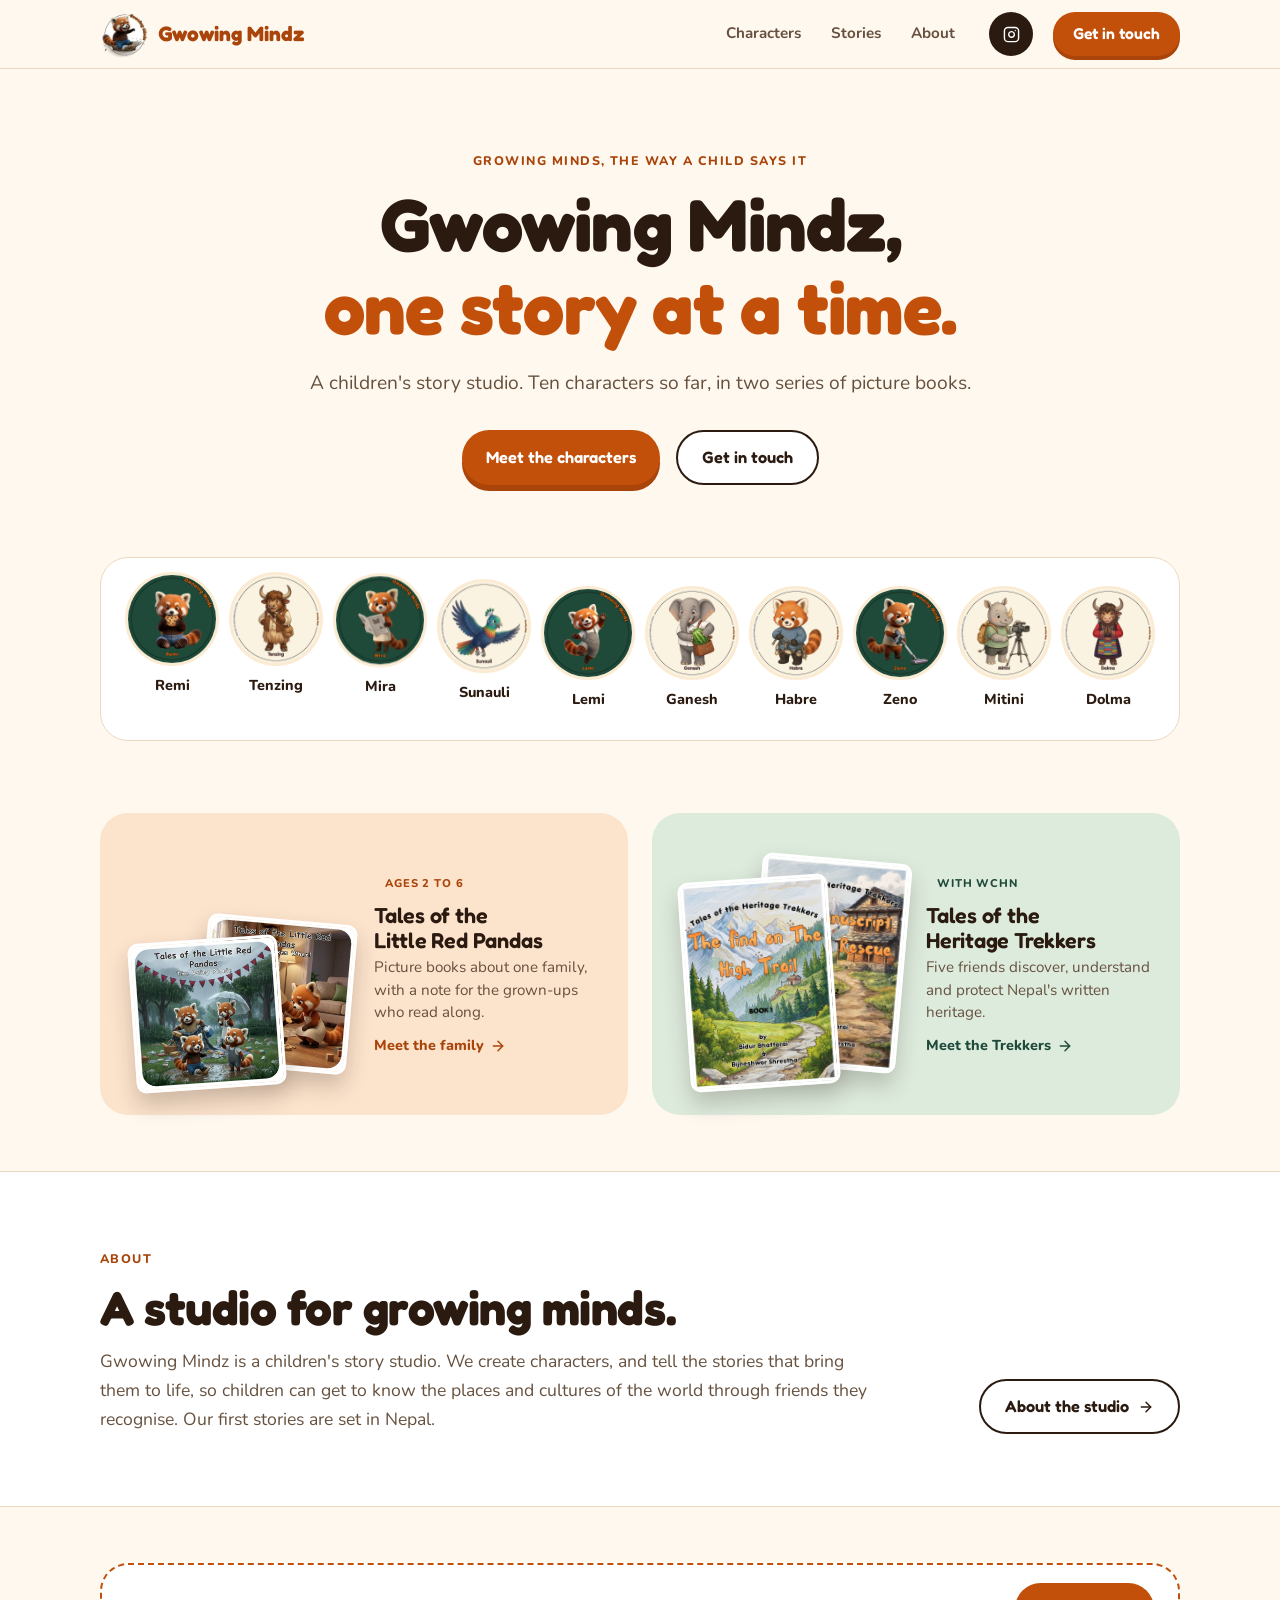
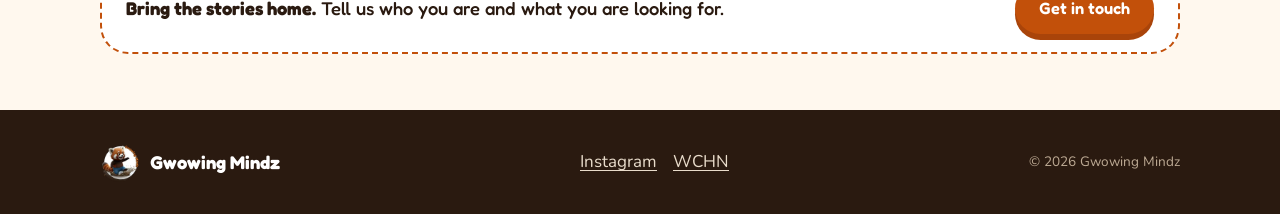
<file: index.html>
<!DOCTYPE html>
<html lang="en">
<head>
<meta charset="utf-8">
<meta name="viewport" content="width=device-width, initial-scale=1">
<title>Gwowing Mindz, one story at a time.</title>
<meta name="description" content="Gwowing Mindz makes picture books for children: Tales of the Little Red Pandas and Tales of the Heritage Trekkers, made with Written Cultural Heritage of Nepal.">
<meta property="og:title" content="Gwowing Mindz, one story at a time.">
<meta property="og:description" content="Picture books for children. Ten characters, two series.">
<meta property="og:type" content="website">
<link rel="icon" type="image/png" href="assets/img/favicon.png">
<link rel="preload" href="assets/fonts/fredoka-latin-700-normal.woff2" as="font" type="font/woff2" crossorigin>
<link rel="preload" href="assets/fonts/nunito-latin-400-normal.woff2" as="font" type="font/woff2" crossorigin>
<link rel="stylesheet" href="assets/css/style.css">
<link rel="stylesheet" href="assets/css/studio.css">
</head>
<body>
<a class="skip" href="#main">Skip to content</a>
<header class="nav"><div class="wrap nav-in"><a href="index.html" class="brand" aria-label="Gwowing Mindz, home"><img src="assets/img/logo-small.webp" alt="" width="48" height="48"><span>Gwowing Mindz</span></a>
<nav class="nav-links" aria-label="Main"><a href="characters.html">Characters</a><a href="stories.html">Stories</a><a href="about.html">About</a></nav><a href="https://www.instagram.com/gwowingmindz/" target="_blank" rel="noopener" class="nav-ig" aria-label="Follow Gwowing Mindz on Instagram"><svg width="17" height="17" viewBox="0 0 24 24" fill="none" stroke="currentColor" stroke-width="2" stroke-linecap="round" stroke-linejoin="round" aria-hidden="true"><rect x="2" y="2" width="20" height="20" rx="5"/><path d="M16 11.37A4 4 0 1 1 12.63 8 4 4 0 0 1 16 11.37z"/><line x1="17.5" y1="6.5" x2="17.51" y2="6.5"/></svg></a><a href="about.html#contact" class="nav-get">Get in touch</a></div></header><main id="main"><section class="hero" id="top">
  <div class="wrap">
    <div class="hero-grid stack">
      <div class="hero-text">
        <span class="eyebrow">Growing minds, the way a child says it</span>
        <h1>Gwowing Mindz, <em>one story at a time.</em></h1>
        <p class="lead">A children's story studio. Ten characters so far, in two series of picture books.</p>
        <div class="hero-actions">
          <a href="characters.html" class="btn btn-orange">Meet the characters</a>
          <a href="about.html#contact" class="btn btn-line">Get in touch</a>
        </div>
      </div>
      <div class="cast-b" role="group" aria-label="The ten characters"><a href="characters.html"><img src="assets/img/characters/remi.webp" alt=""><span>Remi</span></a><a href="characters.html"><img src="assets/img/characters/tenzing.webp" alt=""><span>Tenzing</span></a><a href="characters.html"><img src="assets/img/characters/mira.webp" alt=""><span>Mira</span></a><a href="characters.html"><img src="assets/img/characters/sunauli.webp" alt=""><span>Sunauli</span></a><a href="characters.html"><img src="assets/img/characters/lemi.webp" alt=""><span>Lemi</span></a><a href="characters.html"><img src="assets/img/characters/ganesh.webp" alt=""><span>Ganesh</span></a><a href="characters.html"><img src="assets/img/characters/habre.webp" alt=""><span>Habre</span></a><a href="characters.html"><img src="assets/img/characters/zeno.webp" alt=""><span>Zeno</span></a><a href="characters.html"><img src="assets/img/characters/mitini.webp" alt=""><span>Mitini</span></a><a href="characters.html"><img src="assets/img/characters/dolma.webp" alt=""><span>Dolma</span></a></div>
    </div>

    <div class="series">
      <a href="little-red-pandas.html" class="series-card series-pandas">
        <div class="bkstack" aria-hidden="true"><img class="back" src="assets/img/the-broken-wheel-1.jpg" alt=""><img class="front" src="assets/img/the-rainy-picnic-1.jpg" alt=""></div>
        <div>
          <span class="tag tag-orange">Ages 2 to 6</span>
          <h2>Tales of the Little Red Pandas</h2>
          <p>Picture books about one family, with a note for the grown-ups who read along.</p>
          <span class="series-go">Meet the family <svg width="16" height="16" viewBox="0 0 24 24" fill="none" stroke="currentColor" stroke-width="2.2" stroke-linecap="round" stroke-linejoin="round" aria-hidden="true"><path d="M5 12h14"/><path d="m12 5 7 7-7 7"/></svg></span>
        </div>
      </a>
      <a href="heritage-trekkers.html" class="series-card series-trek">
        <div class="bkstack" aria-hidden="true"><img class="back" src="assets/img/trekkers-book-2-cover.webp" alt=""><img class="front" src="assets/img/trekkers-book-1-cover.webp" alt=""></div>
        <div>
          <span class="tag tag-green">With WCHN</span>
          <h2>Tales of the Heritage Trekkers</h2>
          <p>Five friends discover, understand and protect Nepal's written heritage.</p>
          <span class="series-go">Meet the Trekkers <svg width="16" height="16" viewBox="0 0 24 24" fill="none" stroke="currentColor" stroke-width="2.2" stroke-linecap="round" stroke-linejoin="round" aria-hidden="true"><path d="M5 12h14"/><path d="m12 5 7 7-7 7"/></svg></span>
        </div>
      </a>
    </div>
  </div>
</section><section class="studio"><div class="wrap studio-in"><div><span class="eyebrow">About</span><h2 class="h2">A studio for growing minds.</h2>
<p class="lead">Gwowing Mindz is a children's story studio. We create characters, and tell the stories that bring them to life, so children can get to know the places and cultures of the world through friends they recognise. Our first stories are set in Nepal.</p></div>
<a href="about.html" class="btn btn-line">About the studio <svg width="16" height="16" viewBox="0 0 24 24" fill="none" stroke="currentColor" stroke-width="2.2" stroke-linecap="round" stroke-linejoin="round" aria-hidden="true"><path d="M5 12h14"/><path d="m12 5 7 7-7 7"/></svg></a></div></section><section class="getstrip"><div class="wrap"><div class="lead-strip"><p><strong>Bring the stories home.</strong> Tell us who you are and what you are looking for.</p><a href="about.html#contact" class="btn btn-orange">Get in touch</a></div></div></section></main><footer class="site-foot">  <div class="wrap foot">
    <span class="foot-brand"><img src="assets/img/logo-small.webp" alt="" width="40" height="40">Gwowing Mindz</span>
    <span><a class="fl" href="https://www.instagram.com/gwowingmindz/" target="_blank" rel="noopener">Instagram</a> <a class="fl" href="https://writtenheritagenepal.com/tales" target="_blank" rel="noopener">WCHN</a></span>
    <small>© 2026 Gwowing Mindz</small>
  </div>
</footer>
<script src="assets/vendor/gsap.min.js"></script>
<script src="assets/vendor/ScrollTrigger.min.js"></script>
<script src="assets/js/main.js"></script>
<script src="assets/js/home.js"></script>
</body>
</html>
</file>
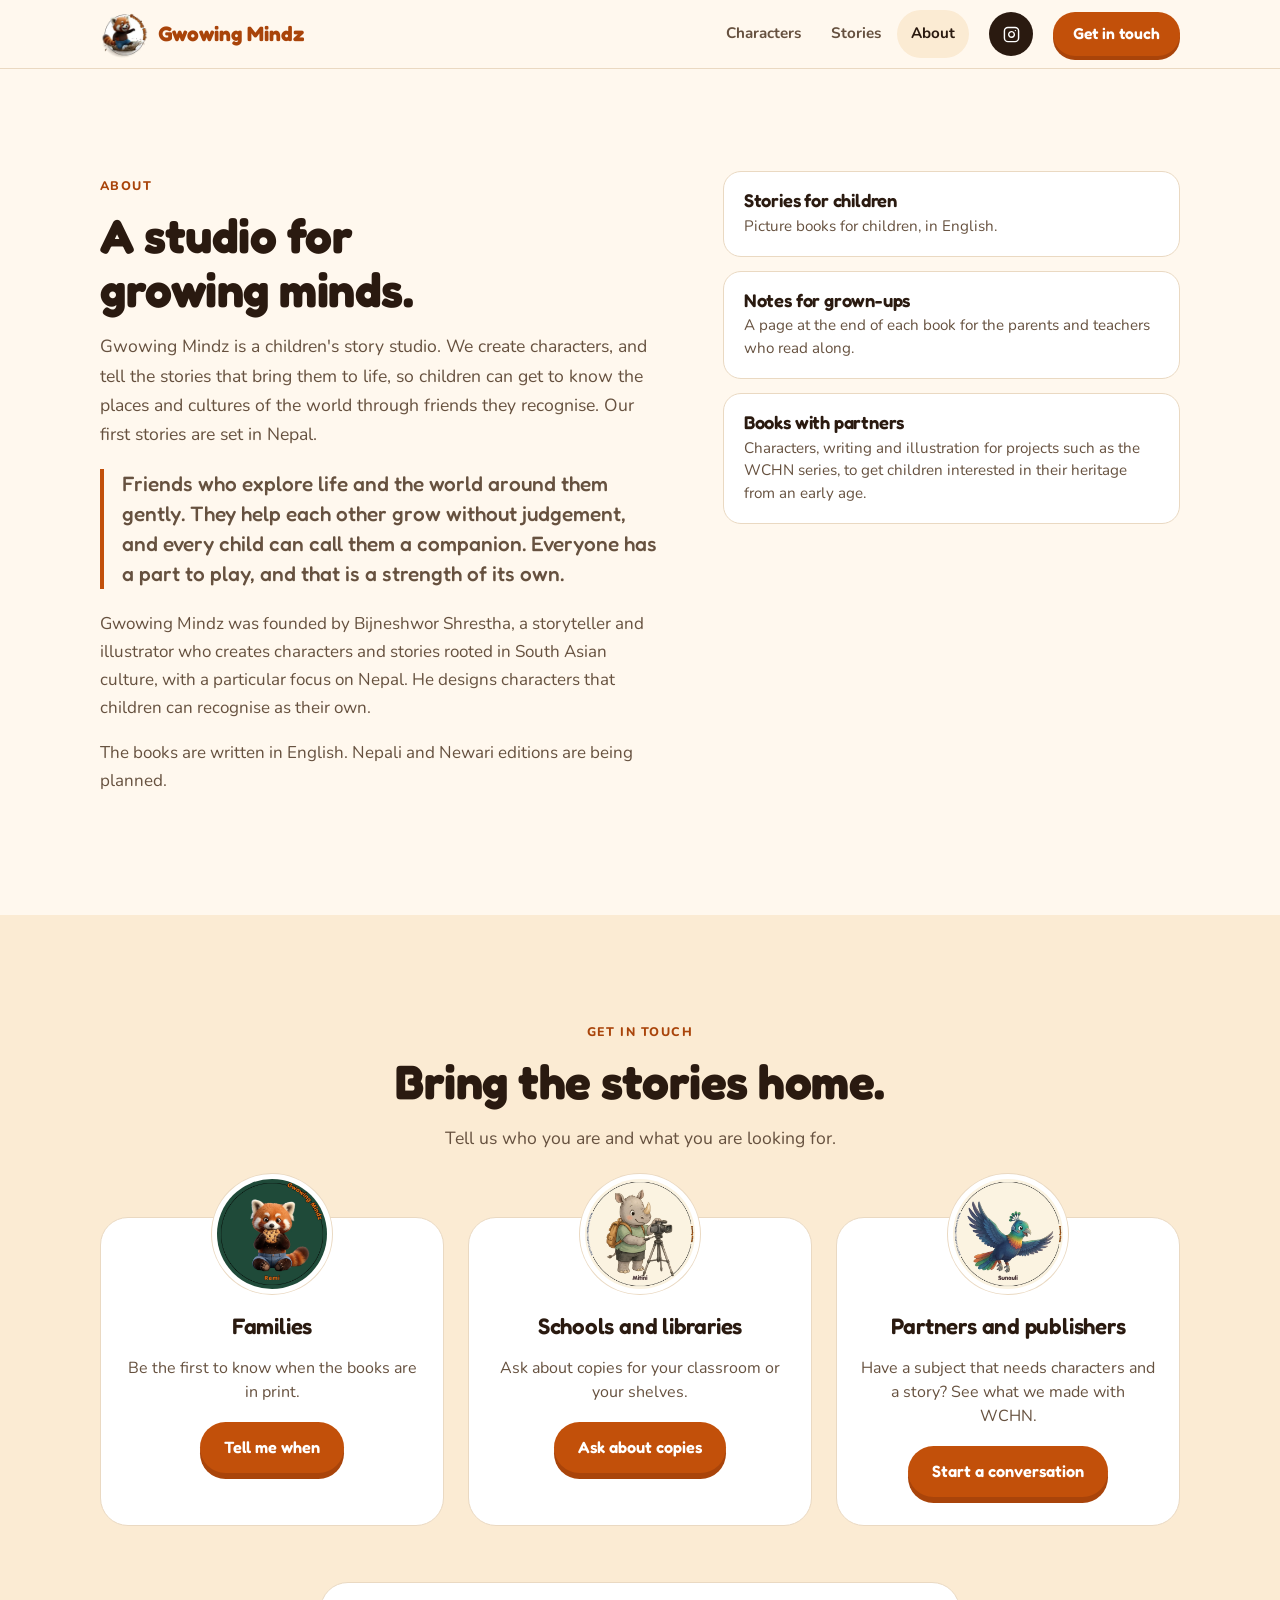
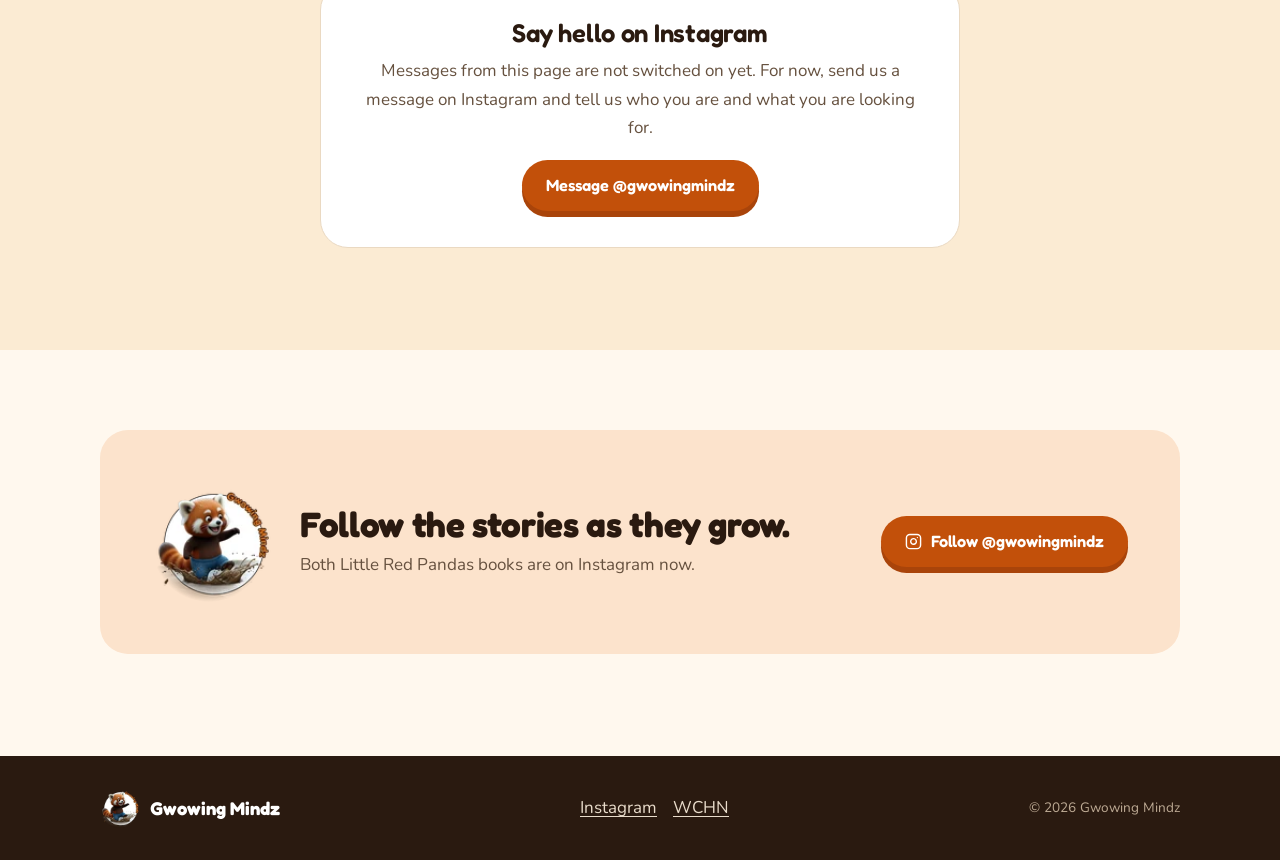
<file: about.html>
<!DOCTYPE html>
<html lang="en">
<head>
<meta charset="utf-8">
<meta name="viewport" content="width=device-width, initial-scale=1">
<title>About and contact | Gwowing Mindz</title>
<meta name="description" content="About Gwowing Mindz, a children's story studio, and how to get in touch.">
<meta property="og:title" content="About and contact | Gwowing Mindz">
<meta property="og:description" content="About Gwowing Mindz, a children's story studio, and how to get in touch.">
<meta property="og:type" content="website">
<link rel="icon" type="image/png" href="assets/img/favicon.png">
<link rel="preload" href="assets/fonts/fredoka-latin-700-normal.woff2" as="font" type="font/woff2" crossorigin>
<link rel="preload" href="assets/fonts/nunito-latin-400-normal.woff2" as="font" type="font/woff2" crossorigin>
<link rel="stylesheet" href="assets/css/style.css">
<link rel="stylesheet" href="assets/css/studio.css">
</head>
<body>
<a class="skip" href="#main">Skip to content</a>
<header class="nav"><div class="wrap nav-in"><a href="index.html" class="brand" aria-label="Gwowing Mindz, home"><img src="assets/img/logo-small.webp" alt="" width="48" height="48"><span>Gwowing Mindz</span></a>
<nav class="nav-links" aria-label="Main"><a href="characters.html">Characters</a><a href="stories.html">Stories</a><a href="about.html" aria-current="page">About</a></nav><a href="https://www.instagram.com/gwowingmindz/" target="_blank" rel="noopener" class="nav-ig" aria-label="Follow Gwowing Mindz on Instagram"><svg width="17" height="17" viewBox="0 0 24 24" fill="none" stroke="currentColor" stroke-width="2" stroke-linecap="round" stroke-linejoin="round" aria-hidden="true"><rect x="2" y="2" width="20" height="20" rx="5"/><path d="M16 11.37A4 4 0 1 1 12.63 8 4 4 0 0 1 16 11.37z"/><line x1="17.5" y1="6.5" x2="17.51" y2="6.5"/></svg></a><a href="about.html#contact" class="nav-get">Get in touch</a></div></header><main id="main"><section id="about">
  <div class="wrap">
    <div class="about-grid">
      <div>
        <span class="eyebrow">About</span>
        <h1 class="h2">A studio for growing minds.</h1>
        <p class="lead" style="margin-bottom:20px">Gwowing Mindz is a children's story studio. We create characters, and tell the stories that bring them to life, so children can get to know the places and cultures of the world through friends they recognise. Our first stories are set in Nepal.</p><p class="about-idea">Friends who explore life and the world around them gently. They help each other grow without judgement, and every child can call them a companion. Everyone has a part to play, and that is a strength of its own.</p>
        <p>Gwowing Mindz was founded by Bijneshwor Shrestha, a storyteller and illustrator who creates characters and stories rooted in South Asian culture, with a particular focus on Nepal. He designs characters that children can recognise as their own.</p>
        <p>The books are written in English. Nepali and Newari editions are being planned.</p>
      </div>
      <div class="makes">
        <div class="make reveal"><h3>Stories for children</h3><p>Picture books for children, in English.</p></div>
        <div class="make reveal"><h3>Notes for grown-ups</h3><p>A page at the end of each book for the parents and teachers who read along.</p></div>
        <div class="make reveal"><h3>Books with partners</h3><p>Characters, writing and illustration for projects such as the WCHN series, to get children interested in their heritage from an early age.</p></div>
      </div>
    </div>

    </div></section><section class="get" id="get">
  <div class="wrap">
    <div class="get-hd">
      <span class="eyebrow">Get in touch</span>
      <h2 class="h2">Bring the stories home.</h2>
      <p class="lead">Tell us who you are and what you are looking for.</p>
    </div>
    <div class="get-cards">
      <div class="get-card reveal"><img src="assets/img/characters/remi.webp" alt=""><h3>Families</h3><p>Be the first to know when the books are in print.</p><a href="#contact" data-interest="family" class="btn btn-orange">Tell me when</a></div>
      <div class="get-card reveal"><img src="assets/img/characters/mitini.webp" alt=""><h3>Schools and libraries</h3><p>Ask about copies for your classroom or your shelves.</p><a href="#contact" data-interest="school" class="btn btn-orange">Ask about copies</a></div>
      <div class="get-card reveal"><img src="assets/img/characters/sunauli.webp" alt=""><h3>Partners and publishers</h3><p>Have a subject that needs characters and a story? See what we made with WCHN.</p><a href="#contact" data-interest="partner" class="btn btn-orange">Start a conversation</a></div>
    </div>

    <div class="contact" id="contact">
      <div class="contact-card contact-fallback" id="contact-fallback" hidden>
        <h3>Say hello on Instagram</h3>
        <p class="contact-note">Messages from this page are not switched on yet. For now, send us a message on Instagram and tell us who you are and what you are looking for.</p>
        <a href="https://www.instagram.com/gwowingmindz/" target="_blank" rel="noopener" class="btn btn-orange">Message @gwowingmindz</a>
      </div>
      <form class="contact-card" id="contact-form" data-endpoint="" novalidate>
        <h3>Send a message</h3>
        <p class="contact-note">Families, schools, libraries, publishers: all are welcome here.</p>
        <div class="field">
          <label for="f-interest">I am</label>
          <select id="f-interest" name="interest">
            <option value="Family">A family</option>
            <option value="School or library">A school or library</option>
            <option value="Partner or publisher">A partner or publisher</option>
            <option value="Something else">Something else</option>
          </select>
        </div>
        <div class="field-row">
          <div class="field">
            <label for="f-name">Name</label>
            <input id="f-name" name="name" type="text" autocomplete="name" required>
            <p class="err" id="e-name" hidden>Please tell us your name.</p>
          </div>
          <div class="field">
            <label for="f-email">Email</label>
            <input id="f-email" name="email" type="email" autocomplete="email" required>
            <p class="err" id="e-email" hidden>Please enter an email address we can reply to.</p>
          </div>
        </div>
        <div class="field">
          <label for="f-message">Message <span class="opt">(optional)</span></label>
          <textarea id="f-message" name="message" rows="4"></textarea>
        </div>
        <div class="field hp" aria-hidden="true">
          <label for="f-website">Leave this empty</label>
          <input id="f-website" name="website" type="text" tabindex="-1" autocomplete="off">
        </div>
        <div class="field check">
          <input id="f-consent" name="consent" type="checkbox" required>
          <label for="f-consent">I agree that my details are used to reply to this message.</label>
        </div>
        <p class="err" id="e-consent" hidden>Please tick the box so we can reply to you.</p>
        <button type="submit" class="btn btn-orange" id="f-send">Send message</button>
        <p class="status" id="f-status" role="status" aria-live="polite" hidden></p>
      </form>
    </div>
  </div>
</section><section style="padding-top:0"><div class="wrap"><div class="cta">
      <img src="assets/img/logo-small.webp" alt="" width="120" height="120">
      <div>
        <h2>Follow the stories as they grow.</h2>
        <p>Both Little Red Pandas books are on Instagram now.</p>
      </div>
      <a href="https://www.instagram.com/gwowingmindz/" target="_blank" rel="noopener" class="btn btn-orange"><svg width="17" height="17" viewBox="0 0 24 24" fill="none" stroke="currentColor" stroke-width="2" stroke-linecap="round" stroke-linejoin="round" aria-hidden="true"><rect x="2" y="2" width="20" height="20" rx="5"/><path d="M16 11.37A4 4 0 1 1 12.63 8 4 4 0 0 1 16 11.37z"/><line x1="17.5" y1="6.5" x2="17.51" y2="6.5"/></svg> Follow @gwowingmindz</a>
    </div>
  </div>
</section></main><footer class="site-foot">  <div class="wrap foot">
    <span class="foot-brand"><img src="assets/img/logo-small.webp" alt="" width="40" height="40">Gwowing Mindz</span>
    <span><a class="fl" href="https://www.instagram.com/gwowingmindz/" target="_blank" rel="noopener">Instagram</a> <a class="fl" href="https://writtenheritagenepal.com/tales" target="_blank" rel="noopener">WCHN</a></span>
    <small>© 2026 Gwowing Mindz</small>
  </div>
</footer>
<script src="assets/vendor/gsap.min.js"></script>
<script src="assets/vendor/ScrollTrigger.min.js"></script>
<script src="assets/js/main.js"></script>
</body>
</html>
</file>
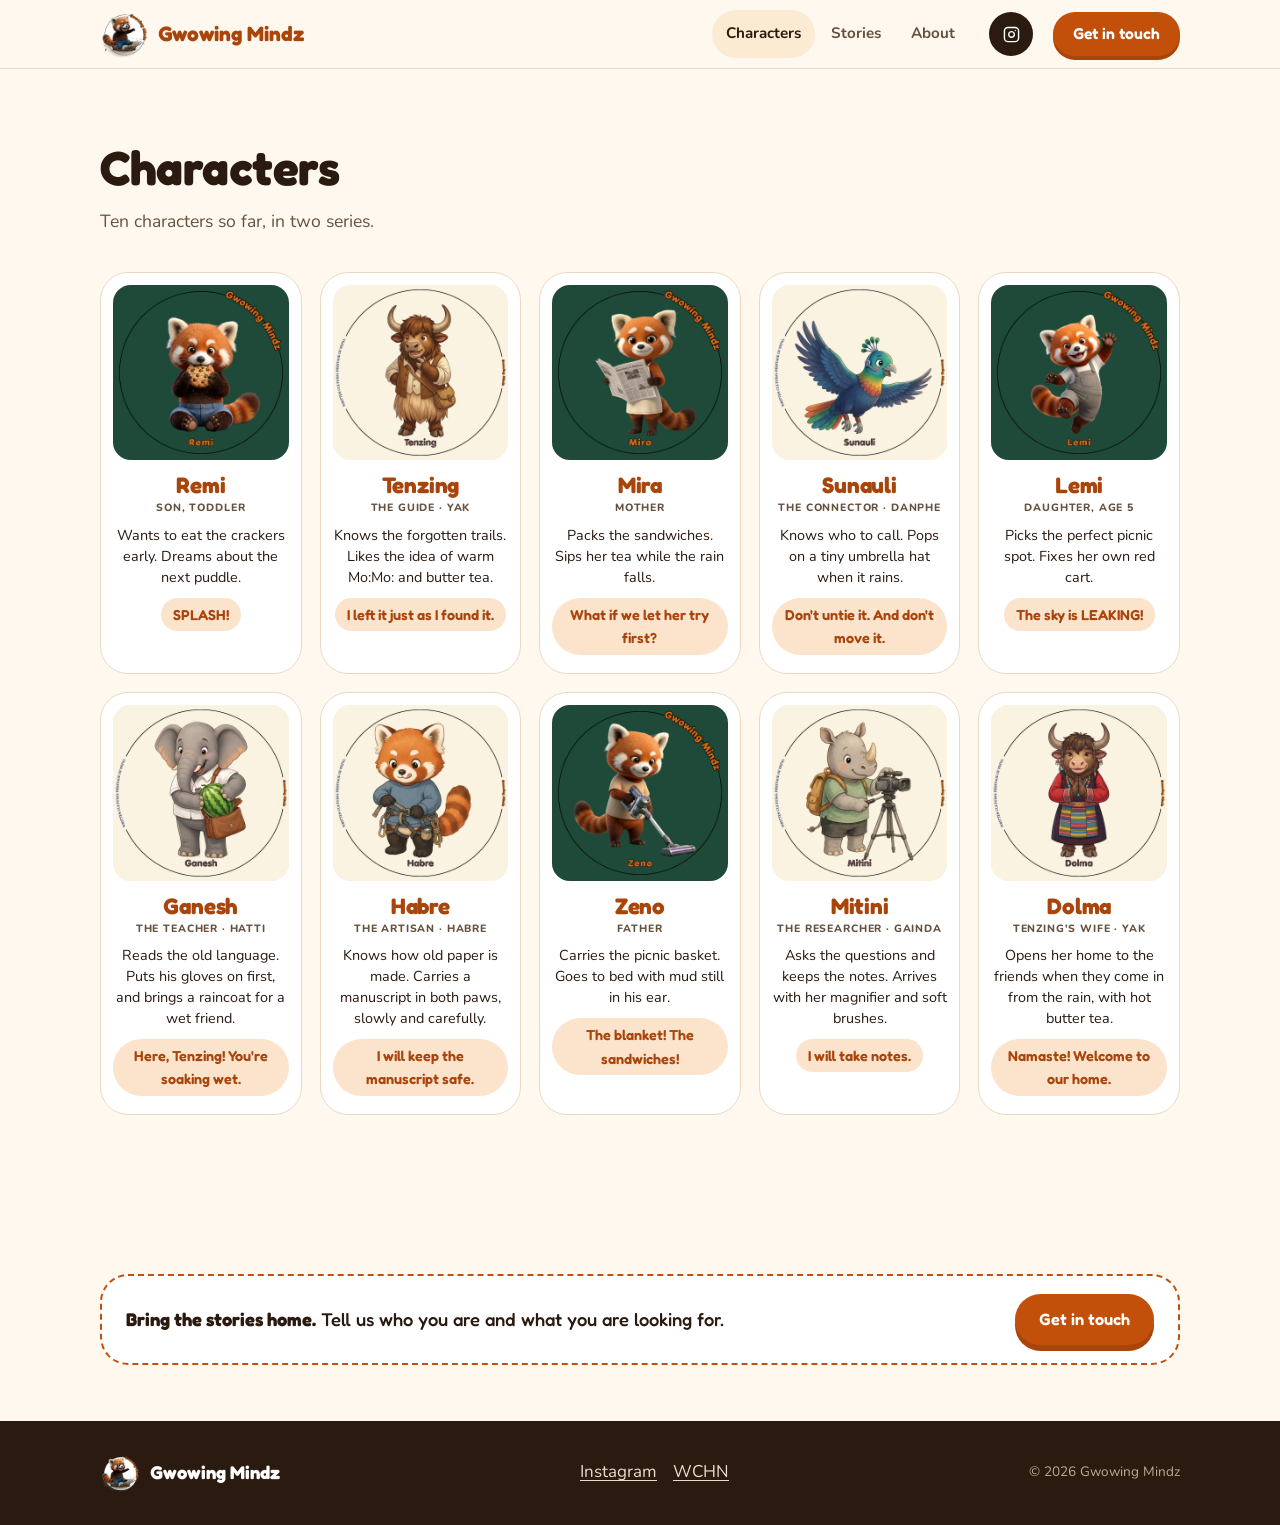
<file: characters.html>
<!DOCTYPE html>
<html lang="en">
<head>
<meta charset="utf-8">
<meta name="viewport" content="width=device-width, initial-scale=1">
<title>Characters | Gwowing Mindz</title>
<meta name="description" content="Meet the ten characters of Gwowing Mindz, from Tales of the Little Red Pandas and Tales of the Heritage Trekkers.">
<meta property="og:title" content="Characters | Gwowing Mindz">
<meta property="og:description" content="Meet the ten characters of Gwowing Mindz, from Tales of the Little Red Pandas and Tales of the Heritage Trekkers.">
<meta property="og:type" content="website">
<link rel="icon" type="image/png" href="assets/img/favicon.png">
<link rel="preload" href="assets/fonts/fredoka-latin-700-normal.woff2" as="font" type="font/woff2" crossorigin>
<link rel="preload" href="assets/fonts/nunito-latin-400-normal.woff2" as="font" type="font/woff2" crossorigin>
<link rel="stylesheet" href="assets/css/style.css">
<link rel="stylesheet" href="assets/css/studio.css">
</head>
<body>
<a class="skip" href="#main">Skip to content</a>
<header class="nav"><div class="wrap nav-in"><a href="index.html" class="brand" aria-label="Gwowing Mindz, home"><img src="assets/img/logo-small.webp" alt="" width="48" height="48"><span>Gwowing Mindz</span></a>
<nav class="nav-links" aria-label="Main"><a href="characters.html" aria-current="page">Characters</a><a href="stories.html">Stories</a><a href="about.html">About</a></nav><a href="https://www.instagram.com/gwowingmindz/" target="_blank" rel="noopener" class="nav-ig" aria-label="Follow Gwowing Mindz on Instagram"><svg width="17" height="17" viewBox="0 0 24 24" fill="none" stroke="currentColor" stroke-width="2" stroke-linecap="round" stroke-linejoin="round" aria-hidden="true"><rect x="2" y="2" width="20" height="20" rx="5"/><path d="M16 11.37A4 4 0 1 1 12.63 8 4 4 0 0 1 16 11.37z"/><line x1="17.5" y1="6.5" x2="17.51" y2="6.5"/></svg></a><a href="about.html#contact" class="nav-get">Get in touch</a></div></header><main id="main"><section class="pg"><div class="wrap"><div class="pg-hd"><h1 class="h2">Characters</h1><p class="lead">Ten characters so far, in two series.</p></div><div class="cast-grid"><a class="cc" href="little-red-pandas.html"><div class="cc-img"><img src="assets/img/characters/remi.webp" alt="Remi"></div><h4>Remi</h4><span class="cc-role">Son, toddler</span><p>Wants to eat the crackers early. Dreams about the next puddle.</p><span class="cc-say">SPLASH!</span></a><a class="cc" href="heritage-trekkers.html"><div class="cc-img"><img src="assets/img/characters/tenzing.webp" alt="Tenzing"></div><h4>Tenzing</h4><span class="cc-role">The Guide · Yak</span><p>Knows the forgotten trails. Likes the idea of warm Mo:Mo: and butter tea.</p><span class="cc-say">I left it just as I found it.</span></a><a class="cc" href="little-red-pandas.html"><div class="cc-img"><img src="assets/img/characters/mira.webp" alt="Mira"></div><h4>Mira</h4><span class="cc-role">Mother</span><p>Packs the sandwiches. Sips her tea while the rain falls.</p><span class="cc-say">What if we let her try first?</span></a><a class="cc" href="heritage-trekkers.html"><div class="cc-img"><img src="assets/img/characters/sunauli.webp" alt="Sunauli"></div><h4>Sunauli</h4><span class="cc-role">The Connector · Danphe</span><p>Knows who to call. Pops on a tiny umbrella hat when it rains.</p><span class="cc-say">Don't untie it. And don't move it.</span></a><a class="cc" href="little-red-pandas.html"><div class="cc-img"><img src="assets/img/characters/lemi.webp" alt="Lemi"></div><h4>Lemi</h4><span class="cc-role">Daughter, age 5</span><p>Picks the perfect picnic spot. Fixes her own red cart.</p><span class="cc-say">The sky is LEAKING!</span></a><a class="cc" href="heritage-trekkers.html"><div class="cc-img"><img src="assets/img/characters/ganesh.webp" alt="Ganesh"></div><h4>Ganesh</h4><span class="cc-role">The Teacher · Hatti</span><p>Reads the old language. Puts his gloves on first, and brings a raincoat for a wet friend.</p><span class="cc-say">Here, Tenzing! You're soaking wet.</span></a><a class="cc" href="heritage-trekkers.html"><div class="cc-img"><img src="assets/img/characters/habre.webp" alt="Habre"></div><h4>Habre</h4><span class="cc-role">The Artisan · Habre</span><p>Knows how old paper is made. Carries a manuscript in both paws, slowly and carefully.</p><span class="cc-say">I will keep the manuscript safe.</span></a><a class="cc" href="little-red-pandas.html"><div class="cc-img"><img src="assets/img/characters/zeno.webp" alt="Zeno"></div><h4>Zeno</h4><span class="cc-role">Father</span><p>Carries the picnic basket. Goes to bed with mud still in his ear.</p><span class="cc-say">The blanket! The sandwiches!</span></a><a class="cc" href="heritage-trekkers.html"><div class="cc-img"><img src="assets/img/characters/mitini.webp" alt="Mitini"></div><h4>Mitini</h4><span class="cc-role">The Researcher · Gainda</span><p>Asks the questions and keeps the notes. Arrives with her magnifier and soft brushes.</p><span class="cc-say">I will take notes.</span></a><a class="cc" href="heritage-trekkers.html"><div class="cc-img"><img src="assets/img/characters/dolma.webp" alt="Dolma"></div><h4>Dolma</h4><span class="cc-role">Tenzing's wife · Yak</span><p>Opens her home to the friends when they come in from the rain, with hot butter tea.</p><span class="cc-say">Namaste! Welcome to our home.</span></a></div></div></section><section class="getstrip"><div class="wrap"><div class="lead-strip"><p><strong>Bring the stories home.</strong> Tell us who you are and what you are looking for.</p><a href="about.html#contact" class="btn btn-orange">Get in touch</a></div></div></section></main><footer class="site-foot">  <div class="wrap foot">
    <span class="foot-brand"><img src="assets/img/logo-small.webp" alt="" width="40" height="40">Gwowing Mindz</span>
    <span><a class="fl" href="https://www.instagram.com/gwowingmindz/" target="_blank" rel="noopener">Instagram</a> <a class="fl" href="https://writtenheritagenepal.com/tales" target="_blank" rel="noopener">WCHN</a></span>
    <small>© 2026 Gwowing Mindz</small>
  </div>
</footer>
<script src="assets/vendor/gsap.min.js"></script>
<script src="assets/vendor/ScrollTrigger.min.js"></script>
<script src="assets/js/main.js"></script>
</body>
</html>
</file>
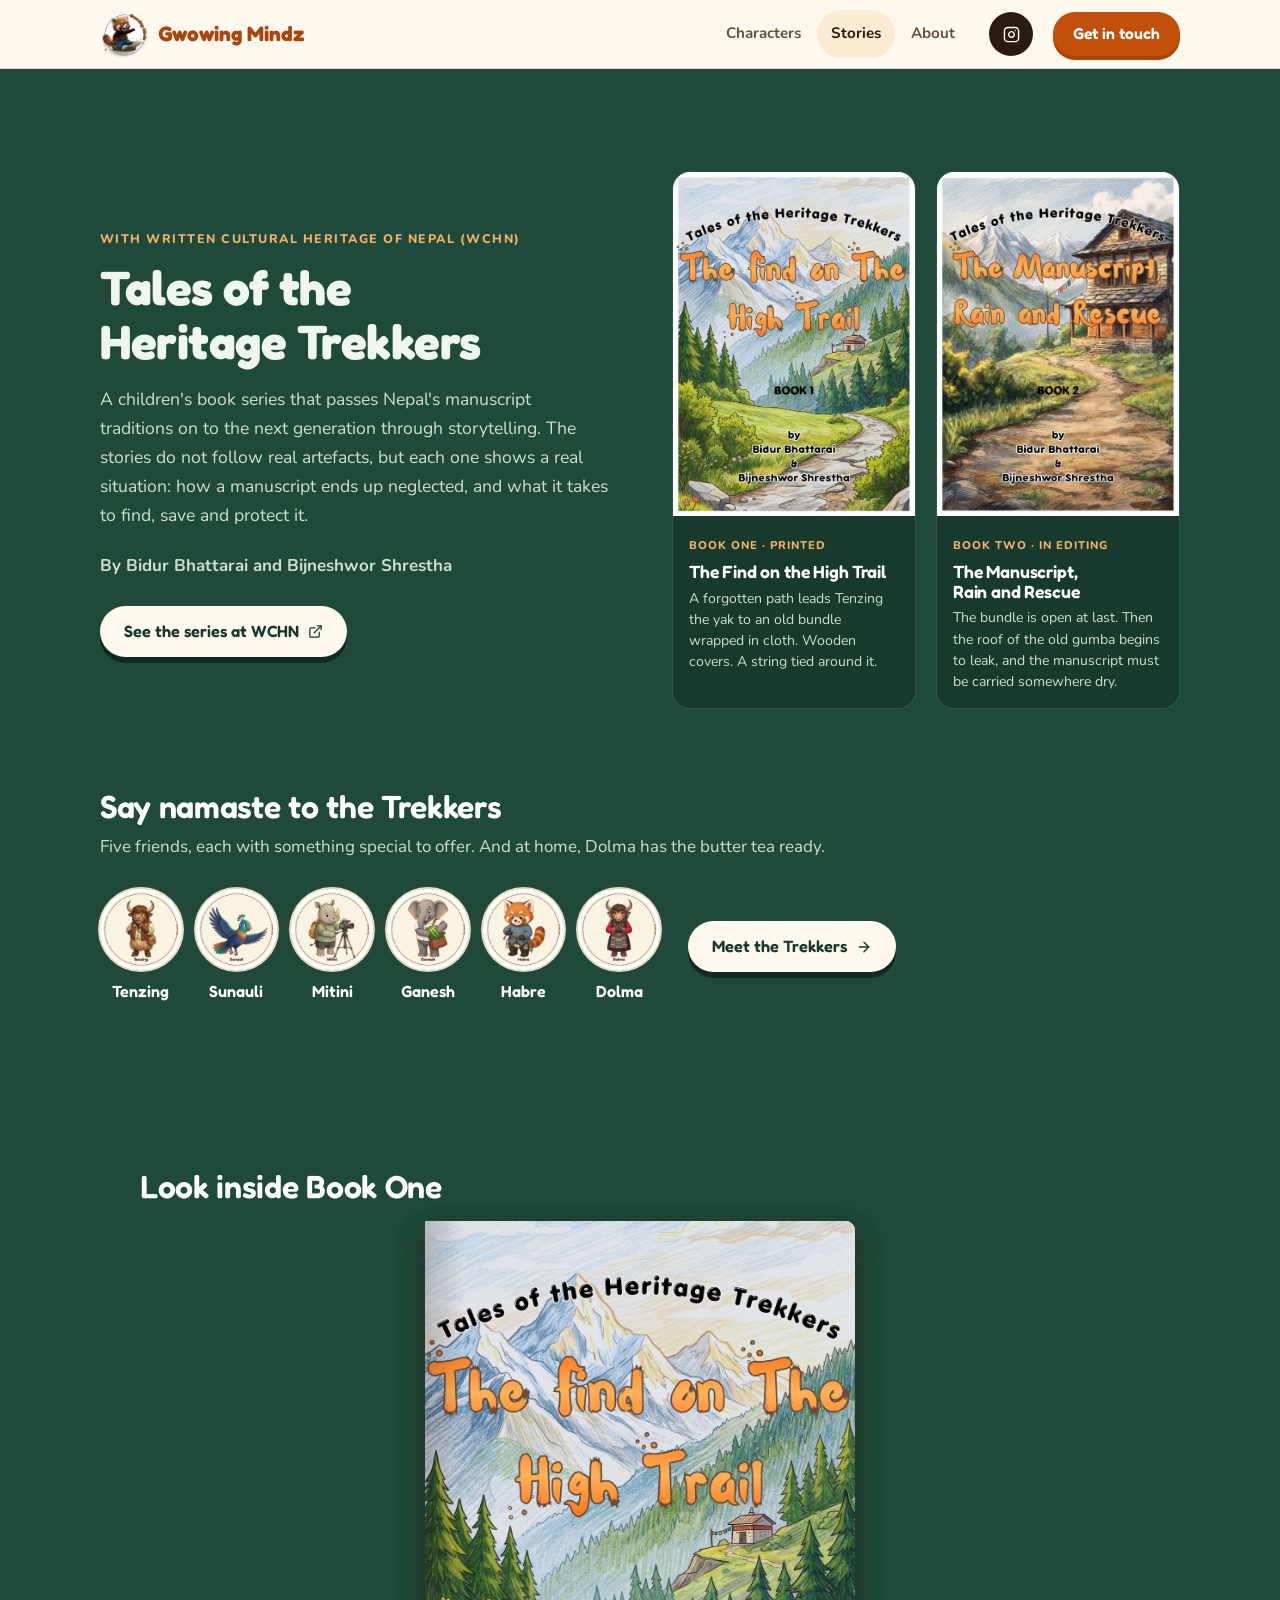
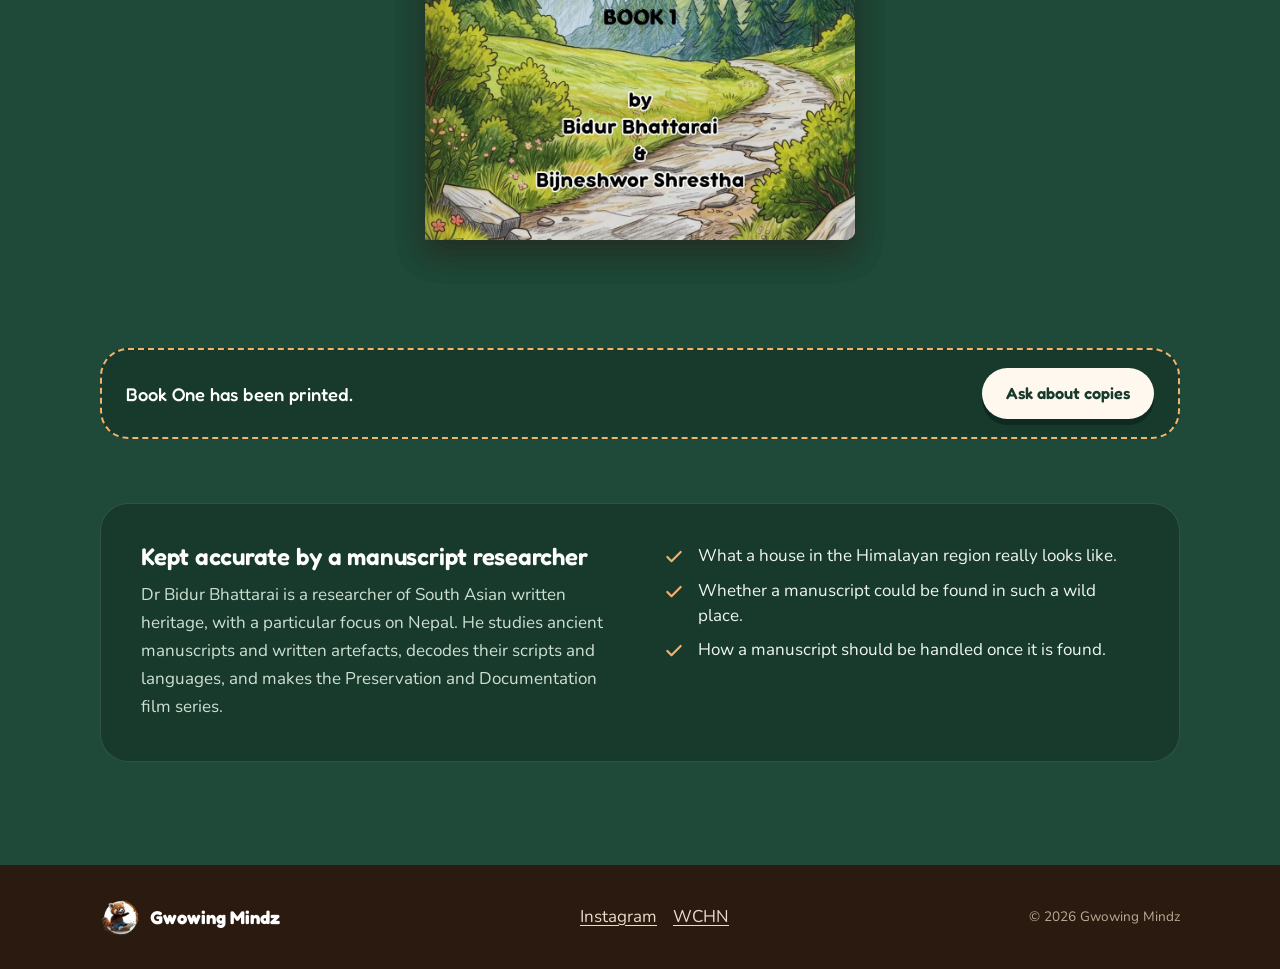
<file: heritage-trekkers.html>
<!DOCTYPE html>
<html lang="en">
<head>
<meta charset="utf-8">
<meta name="viewport" content="width=device-width, initial-scale=1">
<title>Tales of the Heritage Trekkers | Gwowing Mindz</title>
<meta name="description" content="Five friends discover, understand and protect Nepal's written heritage.">
<meta property="og:title" content="Tales of the Heritage Trekkers | Gwowing Mindz">
<meta property="og:description" content="Five friends discover, understand and protect Nepal's written heritage.">
<meta property="og:type" content="website">
<link rel="icon" type="image/png" href="assets/img/favicon.png">
<link rel="preload" href="assets/fonts/fredoka-latin-700-normal.woff2" as="font" type="font/woff2" crossorigin>
<link rel="preload" href="assets/fonts/nunito-latin-400-normal.woff2" as="font" type="font/woff2" crossorigin>
<link rel="stylesheet" href="assets/css/style.css">
<link rel="stylesheet" href="assets/css/studio.css">
</head>
<body>
<a class="skip" href="#main">Skip to content</a>
<header class="nav"><div class="wrap nav-in"><a href="index.html" class="brand" aria-label="Gwowing Mindz, home"><img src="assets/img/logo-small.webp" alt="" width="48" height="48"><span>Gwowing Mindz</span></a>
<nav class="nav-links" aria-label="Main"><a href="characters.html">Characters</a><a href="stories.html" aria-current="page">Stories</a><a href="about.html">About</a></nav><a href="https://www.instagram.com/gwowingmindz/" target="_blank" rel="noopener" class="nav-ig" aria-label="Follow Gwowing Mindz on Instagram"><svg width="17" height="17" viewBox="0 0 24 24" fill="none" stroke="currentColor" stroke-width="2" stroke-linecap="round" stroke-linejoin="round" aria-hidden="true"><rect x="2" y="2" width="20" height="20" rx="5"/><path d="M16 11.37A4 4 0 1 1 12.63 8 4 4 0 0 1 16 11.37z"/><line x1="17.5" y1="6.5" x2="17.51" y2="6.5"/></svg></a><a href="about.html#contact" class="nav-get">Get in touch</a></div></header><main id="main"><section class="trek" id="trekkers">
  <div class="wrap">
    <div class="trek-top">
      <div>
        <span class="eyebrow">With Written Cultural Heritage of Nepal (WCHN)</span>
        <h1 class="h2">Tales of the Heritage Trekkers</h1>
        <p class="lead">A children's book series that passes Nepal's manuscript traditions on to the next generation through storytelling. The stories do not follow real artefacts, but each one shows a real situation: how a manuscript ends up neglected, and what it takes to find, save and protect it.</p>
        <p class="byline">By Bidur Bhattarai and Bijneshwor Shrestha</p>
        <a href="https://writtenheritagenepal.com/tales" target="_blank" rel="noopener" class="btn btn-cream">See the series at WCHN <svg width="15" height="15" viewBox="0 0 24 24" fill="none" stroke="currentColor" stroke-width="2" stroke-linecap="round" stroke-linejoin="round" aria-hidden="true"><path d="M18 13v6a2 2 0 0 1-2 2H5a2 2 0 0 1-2-2V8a2 2 0 0 1 2-2h6"/><polyline points="15 3 21 3 21 9"/><line x1="10" y1="14" x2="21" y2="3"/></svg></a>
      </div>
      <div class="covers">
        <div class="cover reveal">
          <img src="assets/img/trekkers-book-1-cover.webp" alt="Cover of Book One, The Find on the High Trail">
          <div class="cover-meta"><span>Book One · Printed</span><h4>The Find on the High Trail</h4><p>A forgotten path leads Tenzing the yak to an old bundle wrapped in cloth. Wooden covers. A string tied around it.</p></div>
        </div>
        <div class="cover reveal">
          <img src="assets/img/trekkers-book-2-cover.webp" alt="Cover of Book Two, The Manuscript, Rain and Rescue">
          <div class="cover-meta"><span>Book Two · In editing</span><h4>The Manuscript, Rain and Rescue</h4><p>The bundle is open at last. Then the roof of the old gumba begins to leak, and the manuscript must be carried somewhere dry.</p></div>
        </div>
      </div>
    </div>

    <h3 class="trek-sub">Say namaste to the Trekkers</h3>
    <p>Five friends, each with something special to offer. And at home, Dolma has the butter tea ready.</p>
    <div class="meet meet-t"><div class="hero-cast faces six" role="group"><a href="characters.html"><img src="assets/img/characters/tenzing.webp" alt="">Tenzing</a><a href="characters.html"><img src="assets/img/characters/sunauli.webp" alt="">Sunauli</a><a href="characters.html"><img src="assets/img/characters/mitini.webp" alt="">Mitini</a><a href="characters.html"><img src="assets/img/characters/ganesh.webp" alt="">Ganesh</a><a href="characters.html"><img src="assets/img/characters/habre.webp" alt="">Habre</a><a href="characters.html"><img src="assets/img/characters/dolma.webp" alt="">Dolma</a></div><a class="btn btn-cream" href="characters.html">Meet the Trekkers <svg width="16" height="16" viewBox="0 0 24 24" fill="none" stroke="currentColor" stroke-width="2.2" stroke-linecap="round" stroke-linejoin="round" aria-hidden="true"><path d="M5 12h14"/><path d="m12 5 7 7-7 7"/></svg></a></div>

<section class="lookin" id="look-inside" aria-labelledby="li-h"><div class="wrap">
  <h3 class="trek-sub" id="li-h">Look inside Book One</h3>
  <div class="bv" data-bv tabindex="0" role="group" aria-roledescription="book viewer" aria-label="Book One, turnable pages. Use the arrow keys or the buttons to turn pages.">
    <div class="bv-stage">
      <div class="bv-book" data-book>
        <div class="bv-leaf" data-leaf="0"><div class="bv-face bv-front"><img src="assets/img/book1/cover.webp" alt="Front cover: Tales of the Heritage Trekkers, The Find on the High Trail, Book 1" width="1000" height="1441"></div><div class="bv-face bv-back"><img src="assets/img/book1/blank.webp" alt="" width="1000" height="1441" loading="lazy"></div></div>
        <div class="bv-leaf" data-leaf="1"><div class="bv-face bv-front"><img src="assets/img/book1/title.webp" alt="Title page: Tales of the Heritage Trekkers, Book 1, The Find on the High Trail, by Bidur Bhattarai and Bijneshwor Shrestha" width="1000" height="1441" loading="lazy"></div><div class="bv-face bv-back"><img src="assets/img/book1/authors.webp" alt="About the authors page" width="1000" height="1441" loading="lazy"></div></div>
        <div class="bv-leaf" data-leaf="2"><div class="bv-face bv-front"><img src="assets/img/book1/blank.webp" alt="" width="1000" height="1441" loading="lazy"></div><div class="bv-face bv-back"><img src="assets/img/book1/back.webp" alt="Back cover" width="1000" height="1441" loading="lazy"></div></div>
      </div>
      <div class="bv-single" data-single hidden><img data-single-img src="assets/img/book1/cover.webp" alt="" width="1000" height="1441"></div>
    </div>
    <div class="bv-bar">
      <p class="bv-sr" data-count aria-live="polite">Front cover</p>
      <button type="button" class="bv-sr" data-prev>Previous page</button>
      <button type="button" class="bv-sr" data-next>Next page</button>
    </div>
  </div>
</div></section>
    <div class="lead-strip"><p>Book One has been printed.</p><a href="about.html#contact" data-interest="school" class="btn btn-cream">Ask about copies</a></div>

    <div class="expert reveal">
      <div>
        <h3>Kept accurate by a manuscript researcher</h3>
        <p>Dr Bidur Bhattarai is a researcher of South Asian written heritage, with a particular focus on Nepal. He studies ancient manuscripts and written artefacts, decodes their scripts and languages, and makes the Preservation and Documentation film series.</p>
      </div>
      <div>
        <ul class="checks">
          <li><svg width="20" height="20" viewBox="0 0 24 24" fill="none" stroke="currentColor" stroke-width="2.6" stroke-linecap="round" stroke-linejoin="round" aria-hidden="true"><polyline points="20 6 9 17 4 12"/></svg><span>What a house in the Himalayan region really looks like.</span></li>
          <li><svg width="20" height="20" viewBox="0 0 24 24" fill="none" stroke="currentColor" stroke-width="2.6" stroke-linecap="round" stroke-linejoin="round" aria-hidden="true"><polyline points="20 6 9 17 4 12"/></svg><span>Whether a manuscript could be found in such a wild place.</span></li>
          <li><svg width="20" height="20" viewBox="0 0 24 24" fill="none" stroke="currentColor" stroke-width="2.6" stroke-linecap="round" stroke-linejoin="round" aria-hidden="true"><polyline points="20 6 9 17 4 12"/></svg><span>How a manuscript should be handled once it is found.</span></li>
        </ul>
      </div>
    </div>
  </div>
</section>

</main><footer class="site-foot">  <div class="wrap foot">
    <span class="foot-brand"><img src="assets/img/logo-small.webp" alt="" width="40" height="40">Gwowing Mindz</span>
    <span><a class="fl" href="https://www.instagram.com/gwowingmindz/" target="_blank" rel="noopener">Instagram</a> <a class="fl" href="https://writtenheritagenepal.com/tales" target="_blank" rel="noopener">WCHN</a></span>
    <small>© 2026 Gwowing Mindz</small>
  </div>
</footer>
<script src="assets/vendor/gsap.min.js"></script>
<script src="assets/vendor/ScrollTrigger.min.js"></script>
<script src="assets/js/main.js"></script>
<script src="assets/js/book.js"></script>
</body>
</html>
</file>
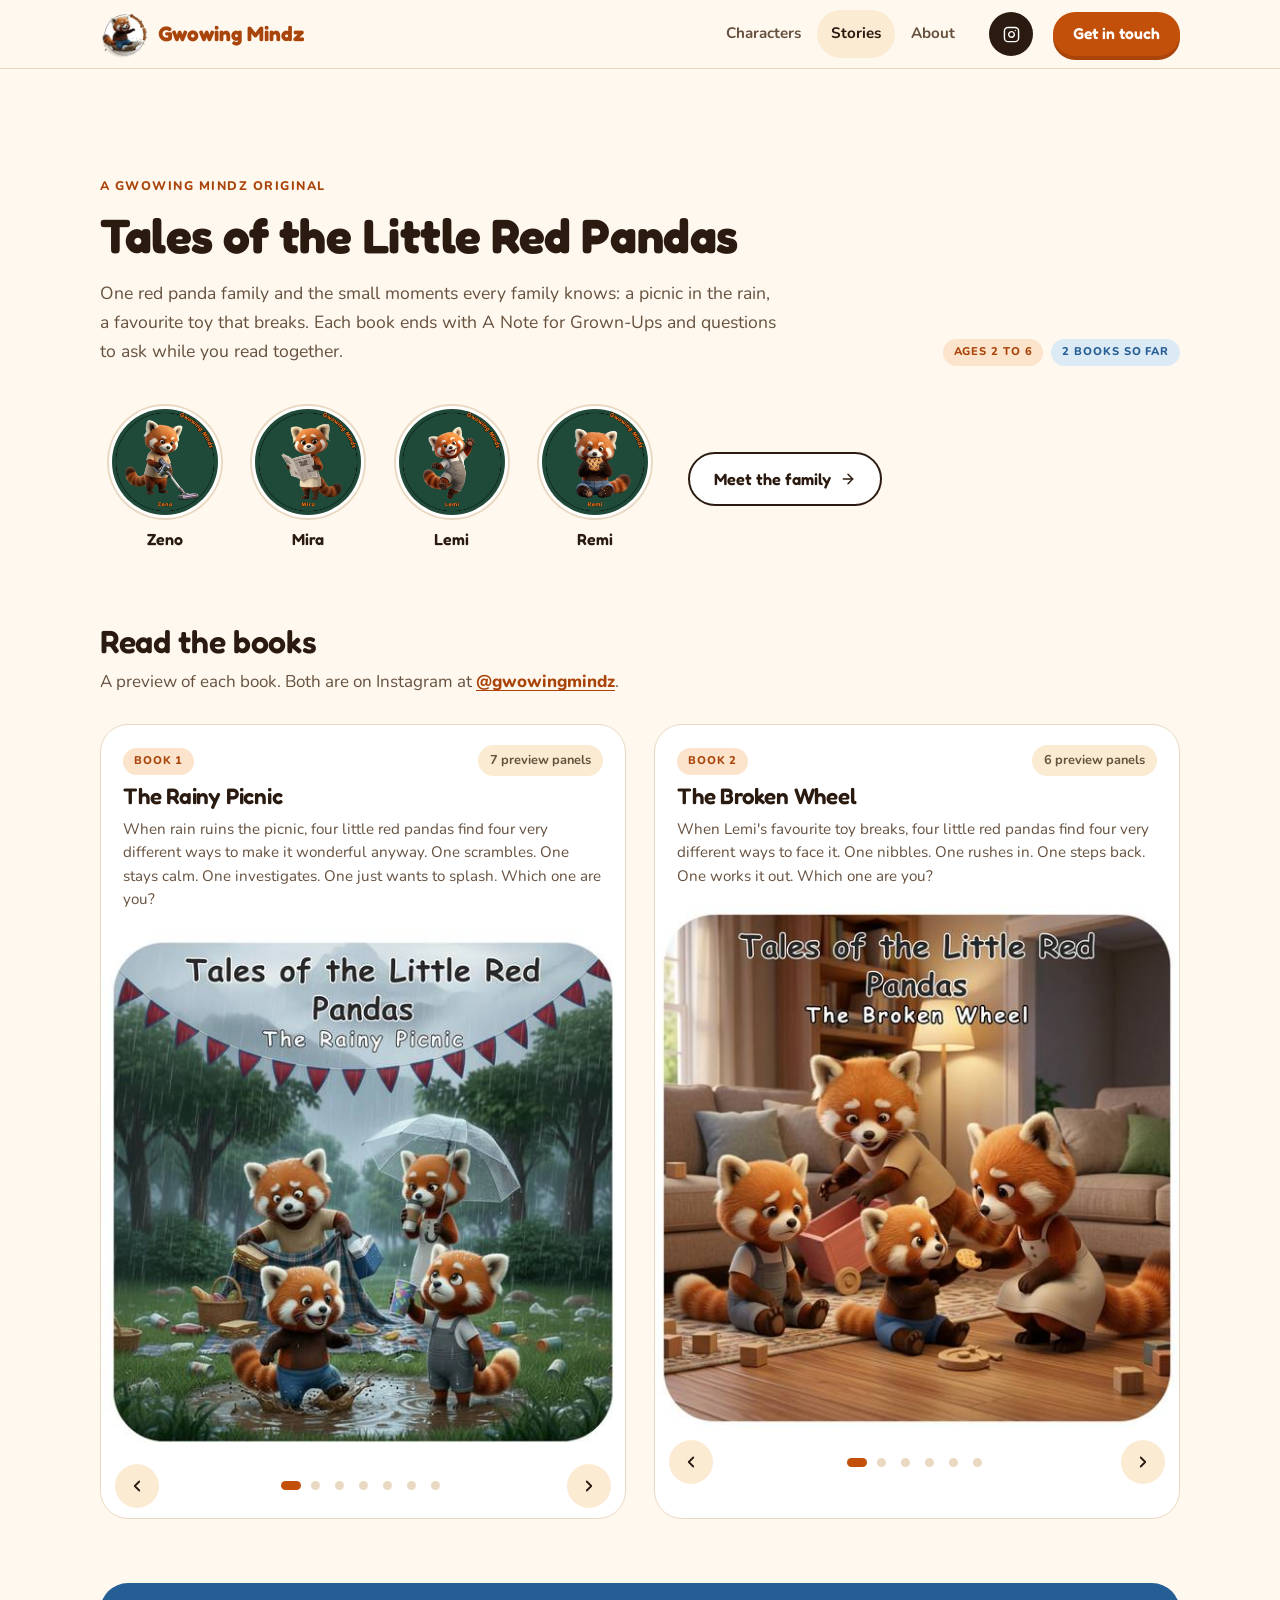
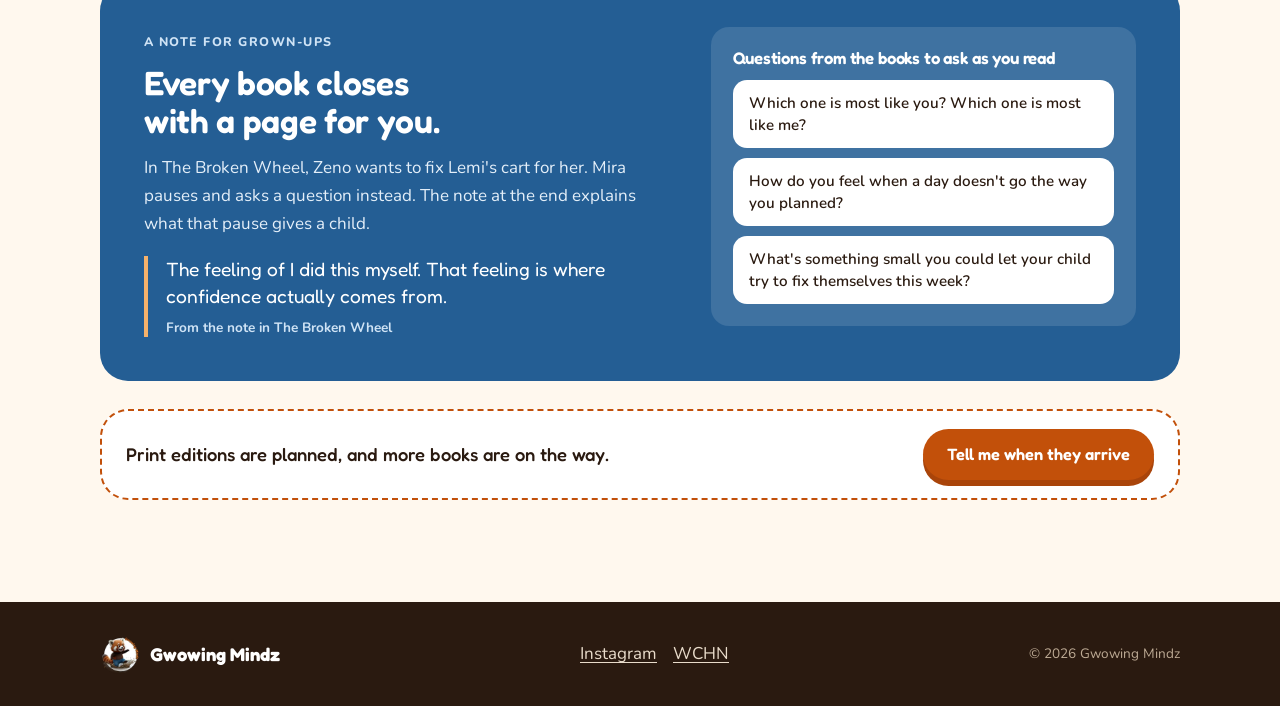
<file: little-red-pandas.html>
<!DOCTYPE html>
<html lang="en">
<head>
<meta charset="utf-8">
<meta name="viewport" content="width=device-width, initial-scale=1">
<title>Tales of the Little Red Pandas | Gwowing Mindz</title>
<meta name="description" content="Picture books about one family, with a note for the grown-ups who read along.">
<meta property="og:title" content="Tales of the Little Red Pandas | Gwowing Mindz">
<meta property="og:description" content="Picture books about one family, with a note for the grown-ups who read along.">
<meta property="og:type" content="website">
<link rel="icon" type="image/png" href="assets/img/favicon.png">
<link rel="preload" href="assets/fonts/fredoka-latin-700-normal.woff2" as="font" type="font/woff2" crossorigin>
<link rel="preload" href="assets/fonts/nunito-latin-400-normal.woff2" as="font" type="font/woff2" crossorigin>
<link rel="stylesheet" href="assets/css/style.css">
<link rel="stylesheet" href="assets/css/studio.css">
</head>
<body>
<a class="skip" href="#main">Skip to content</a>
<header class="nav"><div class="wrap nav-in"><a href="index.html" class="brand" aria-label="Gwowing Mindz, home"><img src="assets/img/logo-small.webp" alt="" width="48" height="48"><span>Gwowing Mindz</span></a>
<nav class="nav-links" aria-label="Main"><a href="characters.html">Characters</a><a href="stories.html" aria-current="page">Stories</a><a href="about.html">About</a></nav><a href="https://www.instagram.com/gwowingmindz/" target="_blank" rel="noopener" class="nav-ig" aria-label="Follow Gwowing Mindz on Instagram"><svg width="17" height="17" viewBox="0 0 24 24" fill="none" stroke="currentColor" stroke-width="2" stroke-linecap="round" stroke-linejoin="round" aria-hidden="true"><rect x="2" y="2" width="20" height="20" rx="5"/><path d="M16 11.37A4 4 0 1 1 12.63 8 4 4 0 0 1 16 11.37z"/><line x1="17.5" y1="6.5" x2="17.51" y2="6.5"/></svg></a><a href="about.html#contact" class="nav-get">Get in touch</a></div></header><main id="main"><section id="pandas">
  <div class="wrap">
    <div class="sec-hd">
      <div>
        <span class="eyebrow">A Gwowing Mindz original</span>
        <h1 class="h2">Tales of the Little Red Pandas</h1>
        <p class="lead">One red panda family and the small moments every family knows: a picnic in the rain, a favourite toy that breaks. Each book ends with A Note for Grown-Ups and questions to ask while you read together.</p>
      </div>
      <div class="facts"><span class="tag tag-orange">Ages 2 to 6</span><span class="tag tag-blue">2 books so far</span></div>
    </div>

    <div class="meet"><div class="hero-cast faces four" role="group"><a href="characters.html"><img src="assets/img/characters/zeno.webp" alt="">Zeno</a><a href="characters.html"><img src="assets/img/characters/mira.webp" alt="">Mira</a><a href="characters.html"><img src="assets/img/characters/lemi.webp" alt="">Lemi</a><a href="characters.html"><img src="assets/img/characters/remi.webp" alt="">Remi</a></div><a class="btn btn-line" href="characters.html">Meet the family <svg width="16" height="16" viewBox="0 0 24 24" fill="none" stroke="currentColor" stroke-width="2.2" stroke-linecap="round" stroke-linejoin="round" aria-hidden="true"><path d="M5 12h14"/><path d="m12 5 7 7-7 7"/></svg></a></div>
    <h3 class="sub-hd">Read the books</h3>
    <p class="sub-lead">A preview of each book. Both are on Instagram at <a href="https://www.instagram.com/gwowingmindz/" target="_blank" rel="noopener">@gwowingmindz</a>.</p>
    <div class="reads">
      <article class="read-card">
        <header class="read-hd">
          <div><span class="tag tag-orange">Book 1</span><h4 class="read-title">The Rainy Picnic</h4></div>
          <span class="pill">7 preview panels</span>
        </header>
        <p class="read-blurb">When rain ruins the picnic, four little red pandas find four very different ways to make it wonderful anyway. One scrambles. One stays calm. One investigates. One just wants to splash. Which one are you?</p>
        <div class="carousel" id="carousel-rp" data-total="7">
          <div class="c-track"><img class="cs-panel active" src="assets/img/the-rainy-picnic-1.jpg" alt="The Rainy Picnic, preview panel 1 of 7">
<img class="cs-panel" src="assets/img/the-rainy-picnic-2.jpg" alt="The Rainy Picnic, preview panel 2 of 7">
<img class="cs-panel" src="assets/img/the-rainy-picnic-3.jpg" alt="The Rainy Picnic, preview panel 3 of 7">
<img class="cs-panel" src="assets/img/the-rainy-picnic-4.jpg" alt="The Rainy Picnic, preview panel 4 of 7">
<img class="cs-panel" src="assets/img/the-rainy-picnic-5.jpg" alt="The Rainy Picnic, preview panel 5 of 7">
<img class="cs-panel" src="assets/img/the-rainy-picnic-6.jpg" alt="The Rainy Picnic, preview panel 6 of 7">
<img class="cs-panel" src="assets/img/the-rainy-picnic-7.jpg" alt="The Rainy Picnic, preview panel 7 of 7"></div>
          <div class="c-controls">
            <button class="c-btn" onclick="movePanel('rp',-1)" aria-label="Previous panel"><svg viewBox="0 0 24 24" aria-hidden="true"><polyline points="15 18 9 12 15 6"/></svg></button>
            <div class="c-dots" id="rp-dots"><button class="cs-dot active" onclick="gotoPanel('rp',0)" aria-label="Go to panel 1"></button>
<button class="cs-dot" onclick="gotoPanel('rp',1)" aria-label="Go to panel 2"></button>
<button class="cs-dot" onclick="gotoPanel('rp',2)" aria-label="Go to panel 3"></button>
<button class="cs-dot" onclick="gotoPanel('rp',3)" aria-label="Go to panel 4"></button>
<button class="cs-dot" onclick="gotoPanel('rp',4)" aria-label="Go to panel 5"></button>
<button class="cs-dot" onclick="gotoPanel('rp',5)" aria-label="Go to panel 6"></button>
<button class="cs-dot" onclick="gotoPanel('rp',6)" aria-label="Go to panel 7"></button></div>
            <button class="c-btn" onclick="movePanel('rp',1)" aria-label="Next panel"><svg viewBox="0 0 24 24" aria-hidden="true"><polyline points="9 18 15 12 9 6"/></svg></button>
          </div>
        </div>
      </article>

      <article class="read-card">
        <header class="read-hd">
          <div><span class="tag tag-orange">Book 2</span><h4 class="read-title">The Broken Wheel</h4></div>
          <span class="pill">6 preview panels</span>
        </header>
        <p class="read-blurb">When Lemi's favourite toy breaks, four little red pandas find four very different ways to face it. One nibbles. One rushes in. One steps back. One works it out. Which one are you?</p>
        <div class="carousel" id="carousel-bw" data-total="6">
          <div class="c-track"><img class="cs-panel active" src="assets/img/the-broken-wheel-1.jpg" alt="The Broken Wheel, preview panel 1 of 6">
<img class="cs-panel" src="assets/img/the-broken-wheel-2.jpg" alt="The Broken Wheel, preview panel 2 of 6">
<img class="cs-panel" src="assets/img/the-broken-wheel-3.jpg" alt="The Broken Wheel, preview panel 3 of 6">
<img class="cs-panel" src="assets/img/the-broken-wheel-4.jpg" alt="The Broken Wheel, preview panel 4 of 6">
<img class="cs-panel" src="assets/img/the-broken-wheel-5.jpg" alt="The Broken Wheel, preview panel 5 of 6">
<img class="cs-panel" src="assets/img/the-broken-wheel-6.jpg" alt="The Broken Wheel, preview panel 6 of 6"></div>
          <div class="c-controls">
            <button class="c-btn" onclick="movePanel('bw',-1)" aria-label="Previous panel"><svg viewBox="0 0 24 24" aria-hidden="true"><polyline points="15 18 9 12 15 6"/></svg></button>
            <div class="c-dots" id="bw-dots"><button class="cs-dot active" onclick="gotoPanel('bw',0)" aria-label="Go to panel 1"></button>
<button class="cs-dot" onclick="gotoPanel('bw',1)" aria-label="Go to panel 2"></button>
<button class="cs-dot" onclick="gotoPanel('bw',2)" aria-label="Go to panel 3"></button>
<button class="cs-dot" onclick="gotoPanel('bw',3)" aria-label="Go to panel 4"></button>
<button class="cs-dot" onclick="gotoPanel('bw',4)" aria-label="Go to panel 5"></button>
<button class="cs-dot" onclick="gotoPanel('bw',5)" aria-label="Go to panel 6"></button></div>
            <button class="c-btn" onclick="movePanel('bw',1)" aria-label="Next panel"><svg viewBox="0 0 24 24" aria-hidden="true"><polyline points="9 18 15 12 9 6"/></svg></button>
          </div>
        </div>
      </article>
    </div>

    <div class="grownups reveal">
      <div>
        <span class="eyebrow">A Note for Grown-Ups</span>
        <h3>Every book closes with a page for you.</h3>
        <p>In The Broken Wheel, Zeno wants to fix Lemi's cart for her. Mira pauses and asks a question instead. The note at the end explains what that pause gives a child.</p>
        <blockquote>The feeling of I did this myself. That feeling is where confidence actually comes from.
          <cite>From the note in The Broken Wheel</cite>
        </blockquote>
      </div>
      <div class="ask">
        <h4>Questions from the books to ask as you read</h4>
        <ul>
          <li>Which one is most like you? Which one is most like me?</li>
          <li>How do you feel when a day doesn't go the way you planned?</li>
          <li>What's something small you could let your child try to fix themselves this week?</li>
        </ul>
      </div>
    </div>
    <div class="lead-strip"><p>Print editions are planned, and more books are on the way.</p><a href="about.html#contact" data-interest="family" class="btn btn-orange">Tell me when they arrive</a></div>
  </div>
</section></main><footer class="site-foot">  <div class="wrap foot">
    <span class="foot-brand"><img src="assets/img/logo-small.webp" alt="" width="40" height="40">Gwowing Mindz</span>
    <span><a class="fl" href="https://www.instagram.com/gwowingmindz/" target="_blank" rel="noopener">Instagram</a> <a class="fl" href="https://writtenheritagenepal.com/tales" target="_blank" rel="noopener">WCHN</a></span>
    <small>© 2026 Gwowing Mindz</small>
  </div>
</footer>
<script src="assets/vendor/gsap.min.js"></script>
<script src="assets/vendor/ScrollTrigger.min.js"></script>
<script src="assets/js/main.js"></script>
</body>
</html>
</file>
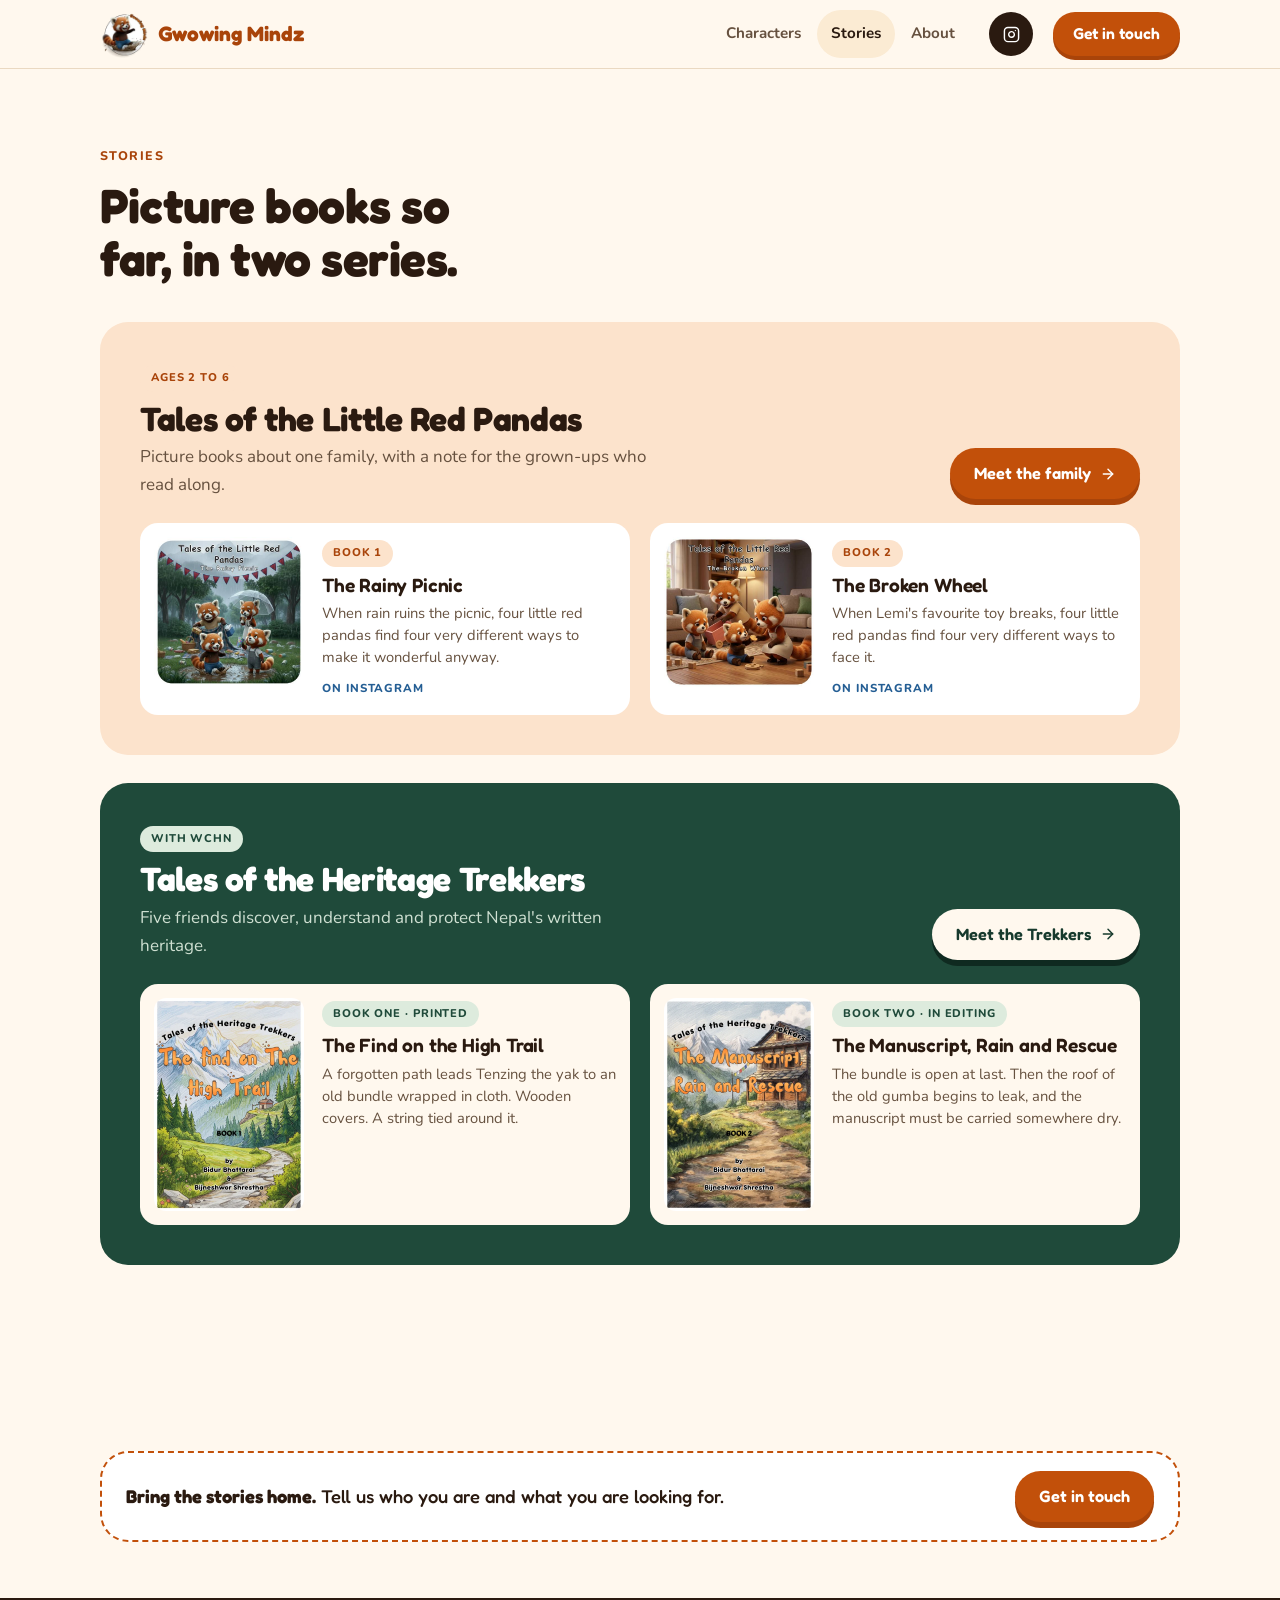
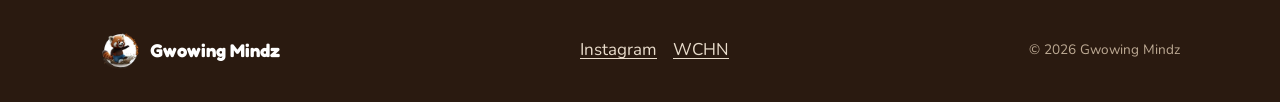
<file: stories.html>
<!DOCTYPE html>
<html lang="en">
<head>
<meta charset="utf-8">
<meta name="viewport" content="width=device-width, initial-scale=1">
<title>Stories | Gwowing Mindz</title>
<meta name="description" content="Picture books so far, in two series: Tales of the Little Red Pandas and Tales of the Heritage Trekkers.">
<meta property="og:title" content="Stories | Gwowing Mindz">
<meta property="og:description" content="Picture books so far, in two series: Tales of the Little Red Pandas and Tales of the Heritage Trekkers.">
<meta property="og:type" content="website">
<link rel="icon" type="image/png" href="assets/img/favicon.png">
<link rel="preload" href="assets/fonts/fredoka-latin-700-normal.woff2" as="font" type="font/woff2" crossorigin>
<link rel="preload" href="assets/fonts/nunito-latin-400-normal.woff2" as="font" type="font/woff2" crossorigin>
<link rel="stylesheet" href="assets/css/style.css">
<link rel="stylesheet" href="assets/css/studio.css">
</head>
<body>
<a class="skip" href="#main">Skip to content</a>
<header class="nav"><div class="wrap nav-in"><a href="index.html" class="brand" aria-label="Gwowing Mindz, home"><img src="assets/img/logo-small.webp" alt="" width="48" height="48"><span>Gwowing Mindz</span></a>
<nav class="nav-links" aria-label="Main"><a href="characters.html">Characters</a><a href="stories.html" aria-current="page">Stories</a><a href="about.html">About</a></nav><a href="https://www.instagram.com/gwowingmindz/" target="_blank" rel="noopener" class="nav-ig" aria-label="Follow Gwowing Mindz on Instagram"><svg width="17" height="17" viewBox="0 0 24 24" fill="none" stroke="currentColor" stroke-width="2" stroke-linecap="round" stroke-linejoin="round" aria-hidden="true"><rect x="2" y="2" width="20" height="20" rx="5"/><path d="M16 11.37A4 4 0 1 1 12.63 8 4 4 0 0 1 16 11.37z"/><line x1="17.5" y1="6.5" x2="17.51" y2="6.5"/></svg></a><a href="about.html#contact" class="nav-get">Get in touch</a></div></header><main id="main"><section class="pg"><div class="wrap"><div class="pg-hd"><span class="eyebrow">Stories</span><h1 class="h2">Picture books so far, in two series.</h1></div>
<div class="blk blk-p"><div class="blk-hd"><div><span class="tag tag-orange">Ages 2 to 6</span><h2>Tales of the Little Red Pandas</h2><p>Picture books about one family, with a note for the grown-ups who read along.</p></div><a class="btn btn-orange" href="little-red-pandas.html">Meet the family <svg width="16" height="16" viewBox="0 0 24 24" fill="none" stroke="currentColor" stroke-width="2.2" stroke-linecap="round" stroke-linejoin="round" aria-hidden="true"><path d="M5 12h14"/><path d="m12 5 7 7-7 7"/></svg></a></div>
<div class="shelf"><a class="bk" href="little-red-pandas.html"><img src="assets/img/the-rainy-picnic-1.jpg" alt="Cover of The Rainy Picnic"><div><span class="tag tag-orange">Book 1</span><h4>The Rainy Picnic</h4><p>When rain ruins the picnic, four little red pandas find four very different ways to make it wonderful anyway.</p><span class="bk-st">On Instagram</span></div></a><a class="bk" href="little-red-pandas.html"><img src="assets/img/the-broken-wheel-1.jpg" alt="Cover of The Broken Wheel"><div><span class="tag tag-orange">Book 2</span><h4>The Broken Wheel</h4><p>When Lemi's favourite toy breaks, four little red pandas find four very different ways to face it.</p><span class="bk-st">On Instagram</span></div></a></div></div>
<div class="blk blk-t"><div class="blk-hd"><div><span class="tag tag-green">With WCHN</span><h2>Tales of the Heritage Trekkers</h2><p>Five friends discover, understand and protect Nepal's written heritage.</p></div><a class="btn btn-cream" href="heritage-trekkers.html">Meet the Trekkers <svg width="16" height="16" viewBox="0 0 24 24" fill="none" stroke="currentColor" stroke-width="2.2" stroke-linecap="round" stroke-linejoin="round" aria-hidden="true"><path d="M5 12h14"/><path d="m12 5 7 7-7 7"/></svg></a></div>
<div class="shelf"><a class="bk bk-t" href="heritage-trekkers.html"><img src="assets/img/trekkers-book-1-cover.webp" alt="Cover of The Find on the High Trail"><div><span class="tag tag-green">Book One · Printed</span><h4>The Find on the High Trail</h4><p>A forgotten path leads Tenzing the yak to an old bundle wrapped in cloth. Wooden covers. A string tied around it.</p></div></a><a class="bk bk-t" href="heritage-trekkers.html"><img src="assets/img/trekkers-book-2-cover.webp" alt="Cover of The Manuscript, Rain and Rescue"><div><span class="tag tag-green">Book Two · In editing</span><h4>The Manuscript, Rain and Rescue</h4><p>The bundle is open at last. Then the roof of the old gumba begins to leak, and the manuscript must be carried somewhere dry.</p></div></a></div></div></div></section><section class="getstrip"><div class="wrap"><div class="lead-strip"><p><strong>Bring the stories home.</strong> Tell us who you are and what you are looking for.</p><a href="about.html#contact" class="btn btn-orange">Get in touch</a></div></div></section></main><footer class="site-foot">  <div class="wrap foot">
    <span class="foot-brand"><img src="assets/img/logo-small.webp" alt="" width="40" height="40">Gwowing Mindz</span>
    <span><a class="fl" href="https://www.instagram.com/gwowingmindz/" target="_blank" rel="noopener">Instagram</a> <a class="fl" href="https://writtenheritagenepal.com/tales" target="_blank" rel="noopener">WCHN</a></span>
    <small>© 2026 Gwowing Mindz</small>
  </div>
</footer>
<script src="assets/vendor/gsap.min.js"></script>
<script src="assets/vendor/ScrollTrigger.min.js"></script>
<script src="assets/js/main.js"></script>
</body>
</html>
</file>
<file: assets/css/style.css>
@font-face { font-family: 'Fredoka'; font-weight: 400; font-style: normal; font-display: swap; src: url('../fonts/fredoka-latin-400-normal.woff2') format('woff2'); }
@font-face { font-family: 'Fredoka'; font-weight: 500; font-style: normal; font-display: swap; src: url('../fonts/fredoka-latin-500-normal.woff2') format('woff2'); }
@font-face { font-family: 'Fredoka'; font-weight: 600; font-style: normal; font-display: swap; src: url('../fonts/fredoka-latin-600-normal.woff2') format('woff2'); }
@font-face { font-family: 'Fredoka'; font-weight: 700; font-style: normal; font-display: swap; src: url('../fonts/fredoka-latin-700-normal.woff2') format('woff2'); }
@font-face { font-family: 'Nunito'; font-weight: 400; font-style: normal; font-display: swap; src: url('../fonts/nunito-latin-400-normal.woff2') format('woff2'); }
@font-face { font-family: 'Nunito'; font-weight: 600; font-style: normal; font-display: swap; src: url('../fonts/nunito-latin-600-normal.woff2') format('woff2'); }
@font-face { font-family: 'Nunito'; font-weight: 700; font-style: normal; font-display: swap; src: url('../fonts/nunito-latin-700-normal.woff2') format('woff2'); }
@font-face { font-family: 'Nunito'; font-weight: 800; font-style: normal; font-display: swap; src: url('../fonts/nunito-latin-800-normal.woff2') format('woff2'); }
/* Palette is taken from the logo: fur orange, denim blue, mud brown, on cream. */
:root {
  --cream: #FFF8EE;
  --paper: #FFFFFF;
  --sand: #FBEBD3;
  --ink: #2A1A10;
  --ink-soft: #66513F;
  --orange: #C2500A;
  --orange-deep: #A9440A;
  --orange-soft: #FCE3CC;
  --blue: #245E94;
  --blue-soft: #DCEAF6;
  --mud: #6B4A33;
  --green: #1F4A3A;
  --green-deep: #173A2D;
  --green-ink: #EFF6EE;
  --green-soft: #DDEBDD;
  --leaf: #2F6B4A;
  --line: #EAD9C2;
  --r-md: 18px; --r-lg: 28px; --r-full: 999px;
  --display: 'Fredoka', 'Trebuchet MS', system-ui, sans-serif;
  --body: 'Nunito', system-ui, -apple-system, 'Segoe UI', sans-serif;
  color-scheme: light;
}
*, *::before, *::after { box-sizing: border-box; }
html { scroll-behavior: smooth; }
body { margin: 0; background: var(--cream); color: var(--ink); font-family: var(--body); font-size: 17px; line-height: 1.65; overflow-x: hidden; }
img { max-width: 100%; display: block; }
h1, h2, h3, h4 { font-family: var(--display); line-height: 1.12; margin: 0; text-wrap: balance; letter-spacing: -.01em; }
p { margin: 0 0 1em; }
a { color: inherit; text-decoration: none; }
button { font-family: inherit; cursor: pointer; border: none; }
a:focus-visible, button:focus-visible { outline: 3px solid var(--blue); outline-offset: 3px; border-radius: 8px; }
.skip { position: absolute; left: 16px; top: -60px; background: var(--ink); color: #fff; padding: 10px 16px; border-radius: 10px; z-index: 200; }
.skip:focus { top: 12px; }
.wrap { max-width: 1160px; margin: 0 auto; padding-inline: clamp(16px, 5vw, 40px); }
section { padding-block: clamp(56px, 8vw, 104px); scroll-margin-top: 76px; }

/* ---------- shared pieces ---------- */
.eyebrow { display: inline-block; font-weight: 800; font-size: .78rem; letter-spacing: .12em; text-transform: uppercase; color: var(--orange-deep); margin-bottom: 12px; }
.h2 { font-size: clamp(2rem, 4.4vw, 3rem); font-weight: 700; margin-bottom: 16px; }
.lead { font-size: 1.1rem; color: var(--ink-soft); max-width: 62ch; margin-bottom: 0; }
.tag { display: inline-block; font-weight: 800; font-size: .7rem; letter-spacing: .08em; text-transform: uppercase; padding: 4px 11px; border-radius: var(--r-full); }
.tag-orange { background: var(--orange-soft); color: var(--orange-deep); }
.tag-blue { background: var(--blue-soft); color: var(--blue); }
.tag-green { background: var(--green-soft); color: var(--green); }
.pill { font-size: .8rem; font-weight: 700; color: var(--ink-soft); background: var(--sand); padding: 5px 12px; border-radius: var(--r-full); white-space: nowrap; }
.btn { display: inline-flex; align-items: center; gap: 9px; min-height: 48px; padding: 12px 24px; border-radius: var(--r-full); font-family: var(--display); font-weight: 600; font-size: 1.02rem; transition: transform .18s ease, background .18s ease, box-shadow .18s ease; }
.btn:hover { transform: translateY(-2px); }
.btn-orange { background: var(--orange); color: #fff; box-shadow: 0 6px 0 var(--orange-deep); }
.btn-orange:hover { box-shadow: 0 8px 0 var(--orange-deep); }
.btn-blue { background: var(--blue); color: #fff; box-shadow: 0 6px 0 #1A4670; }
.btn-line { background: var(--paper); color: var(--ink); border: 2px solid var(--ink); }
.btn-cream { background: var(--cream); color: var(--green-deep); box-shadow: 0 6px 0 #0F2A20; }

/* ---------- nav ---------- */
.nav { position: sticky; top: 0; z-index: 100; background: rgba(255, 248, 238, .94); backdrop-filter: blur(12px); -webkit-backdrop-filter: blur(12px); border-bottom: 1px solid var(--line); }
.nav-in { display: flex; align-items: center; gap: 20px; min-height: 68px; }
.brand { display: flex; align-items: center; gap: 10px; font-family: var(--display); font-weight: 700; font-size: 1.3rem; color: var(--orange-deep); margin-right: auto; }
.brand img { width: 48px; height: 48px; }
.nav-links { display: flex; gap: 2px; }
.nav-links a { font-weight: 700; font-size: .95rem; padding: 11px 14px; border-radius: var(--r-full); color: var(--ink-soft); transition: background .15s, color .15s; }
.nav-links a:hover { background: var(--sand); color: var(--ink); }
.nav-ig { display: inline-flex; align-items: center; justify-content: center; gap: 7px; min-height: 44px; min-width: 44px; padding: 8px 12px; border-radius: var(--r-full); background: var(--ink); color: #fff; font-family: var(--display); font-weight: 600; font-size: .95rem; }
.nav-ig:hover { background: var(--mud); }

/* ---------- hero ---------- */
.hero { padding-block: clamp(40px, 6vw, 80px) clamp(48px, 7vw, 88px); position: relative; }
.hero-grid { display: grid; grid-template-columns: 1.05fr .95fr; gap: clamp(24px, 5vw, 64px); align-items: center; }
.hero h1 { font-size: clamp(2.6rem, 6vw, 4.6rem); font-weight: 700; margin-bottom: 20px; }
.hero h1 em { font-style: normal; color: var(--orange); }
.hero .lead { font-size: 1.2rem; margin-bottom: 30px; }
.hero-actions { display: flex; gap: 16px; flex-wrap: wrap; }
.hero-cast { display: grid; grid-template-columns: repeat(5, minmax(0, 1fr)); gap: 22px 14px; align-content: center; }
.hero-cast a { display: grid; justify-items: center; gap: 8px; font-family: var(--display); font-weight: 600; font-size: 1rem; transition: transform .2s ease; }
.hero-cast a:hover { transform: translateY(-6px); }
.hero-cast img { width: min(100%, 112px); height: auto; aspect-ratio: 1; border-radius: 50%; object-fit: cover; object-position: top center; background: var(--cream); border: 3px solid var(--paper); box-shadow: 0 0 0 2px var(--line); }
.hero-cast a:hover img { box-shadow: 0 0 0 3px var(--orange); }

.series { display: grid; grid-template-columns: 1fr 1fr; gap: 24px; margin-top: clamp(40px, 6vw, 72px); }
.series-card { display: grid; grid-template-columns: auto 1fr; gap: 20px; align-items: center; padding: 24px; border-radius: var(--r-lg); border: 2px solid transparent; transition: transform .2s ease, border-color .2s ease; }
.series-card:hover { transform: translateY(-4px); }
.series-pandas { background: var(--orange-soft); }
.series-pandas:hover { border-color: var(--orange); }
.series-trek { background: var(--green-soft); }
.series-trek:hover { border-color: var(--leaf); }
.series-faces { display: flex; }
.series-faces img { width: 72px; height: 72px; border-radius: 50%; object-fit: cover; object-position: top center; border: 3px solid var(--paper); background: var(--paper); margin-left: -18px; }
.series-faces img:first-child { margin-left: 0; }
.series-card h2 { font-size: 1.35rem; font-weight: 600; margin: 6px 0 4px; }
.series-card p { margin: 0; font-size: .95rem; color: var(--ink-soft); line-height: 1.5; }
.series-go { display: inline-flex; align-items: center; gap: 6px; margin-top: 10px; font-weight: 800; font-size: .9rem; }
.series-pandas .series-go { color: var(--orange-deep); }
.series-trek .series-go { color: var(--green); }

/* ---------- story ---------- */
.story { background: var(--paper); border-block: 1px solid var(--line); }
.story-grid { display: grid; grid-template-columns: 1fr 1fr; gap: clamp(28px, 6vw, 72px); align-items: start; }
.quote { font-family: var(--display); font-weight: 500; font-size: clamp(1.35rem, 2.6vw, 1.8rem); line-height: 1.35; color: var(--ink); margin: 0; padding: 28px 28px 24px; background: var(--sand); border-radius: var(--r-lg); position: relative; }
.quote cite { display: block; margin-top: 14px; font-family: var(--body); font-style: normal; font-weight: 800; font-size: .9rem; color: var(--ink-soft); }
.story-text p { color: var(--ink-soft); }
.regions-hd { margin-top: clamp(48px, 7vw, 80px); text-align: center; }
.regions-hd h3 { font-size: clamp(1.5rem, 3vw, 2rem); font-weight: 600; }
.regions-hd p { color: var(--ink-soft); margin: 8px auto 0; max-width: 56ch; }
.parade { display: grid; grid-template-columns: repeat(5, minmax(0, 150px)); justify-content: center; gap: 28px 24px; margin-top: 32px; }
.parade a { display: grid; justify-items: center; gap: 8px; font-family: var(--display); font-weight: 600; font-size: 1.05rem; transition: transform .2s ease; }
.parade a:hover { transform: translateY(-6px); }
.parade img { width: min(100%, 124px); height: auto; aspect-ratio: 1; border-radius: 50%; object-fit: cover; object-position: top center; background: var(--cream); border: 3px solid var(--paper); box-shadow: 0 0 0 2px var(--line); }
.parade a:hover img { box-shadow: 0 0 0 3px var(--orange); }
.regions { display: grid; grid-template-columns: repeat(3, 1fr); gap: 20px; margin-top: 28px; }
.region { background: var(--cream); border: 1px solid var(--line); border-radius: var(--r-lg); padding: 24px; text-align: center; }
.region-faces { display: flex; justify-content: center; margin-bottom: 14px; }
.region-faces img { width: 92px; height: 92px; border-radius: 50%; object-fit: cover; object-position: top center; background: var(--paper); border: 3px solid var(--paper); box-shadow: 0 0 0 1px var(--line); margin-left: -16px; }
.region-faces img:first-child { margin-left: 0; }
.region h3 { font-size: 1.4rem; font-weight: 600; }
.region-sub { display: block; font-weight: 800; font-size: .72rem; letter-spacing: .1em; text-transform: uppercase; color: var(--orange-deep); margin: 4px 0 8px; }
.region p { margin: 0; font-size: .95rem; color: var(--ink-soft); line-height: 1.5; }

/* ---------- little red pandas ---------- */
.sec-hd { display: grid; grid-template-columns: 1fr auto; gap: 24px; align-items: end; margin-bottom: 40px; }
.facts { display: flex; gap: 8px; flex-wrap: wrap; justify-content: flex-end; }
.family { display: grid; grid-template-columns: repeat(4, 1fr); gap: 20px; }
.fam-card { background: var(--paper); border: 1px solid var(--line); border-radius: var(--r-lg); padding: 14px 14px 22px; text-align: center; transition: transform .25s ease, box-shadow .25s ease; }
.fam-card:nth-child(odd) { transform: rotate(-1.2deg); }
.fam-card:nth-child(even) { transform: rotate(1.2deg); }
.fam-card:hover, .trek-card:hover { transform: rotate(0) translateY(-6px); box-shadow: 0 14px 0 rgba(42, 26, 16, .08); }
.fam-img { aspect-ratio: 1; border-radius: var(--r-md); overflow: hidden; background: var(--sand); margin-bottom: 14px; }
.fam-img img { width: 100%; height: 100%; object-fit: cover; object-position: top center; }
.fam-card h4 { font-size: 1.6rem; font-weight: 700; color: var(--orange-deep); }
.fam-role { display: block; font-weight: 800; font-size: .72rem; letter-spacing: .09em; text-transform: uppercase; color: var(--ink-soft); margin: 2px 0 10px; }
.fam-card p { margin: 0; font-size: 1rem; color: var(--ink); line-height: 1.45; }
.fam-card .say { display: inline-block; margin-top: 10px; background: var(--orange-soft); color: var(--orange-deep); font-family: var(--display); font-weight: 600; font-size: 1rem; padding: 6px 14px; border-radius: 16px 16px 16px 4px; }
.sub-hd { font-size: clamp(1.5rem, 3vw, 2rem); font-weight: 600; margin: clamp(48px, 7vw, 72px) 0 8px; }
.sub-lead { color: var(--ink-soft); margin-bottom: 28px; max-width: 62ch; }
.sub-lead a { color: var(--orange-deep); font-weight: 800; text-decoration: underline; text-underline-offset: 3px; }
.reads { display: grid; grid-template-columns: 1fr 1fr; gap: 28px; }
.read-card { background: var(--paper); border: 1px solid var(--line); border-radius: var(--r-lg); overflow: hidden; }
.read-hd { display: flex; justify-content: space-between; align-items: flex-start; gap: 12px; padding: 20px 22px 0; }
.read-title { font-size: 1.4rem; font-weight: 600; margin-top: 8px; }
.read-blurb { padding: 10px 22px 18px; margin: 0; font-size: .95rem; color: var(--ink-soft); line-height: 1.55; }
.c-track { position: relative; aspect-ratio: 1; background: #1c130d; }
.cs-panel { position: absolute; inset: 0; width: 100%; height: 100%; object-fit: contain; opacity: 0; transition: opacity .3s ease; }
.cs-panel.active { opacity: 1; }
.c-controls { display: flex; align-items: center; justify-content: space-between; gap: 8px; padding: 10px 14px; }
.c-btn { display: grid; place-items: center; width: 44px; height: 44px; border-radius: 50%; background: var(--sand); color: var(--ink); transition: background .15s, transform .15s; flex-shrink: 0; }
.c-btn:hover { background: var(--orange-soft); transform: scale(1.06); }
.c-btn svg { width: 18px; height: 18px; fill: none; stroke: currentColor; stroke-width: 2.4; stroke-linecap: round; stroke-linejoin: round; }
.c-dots { display: flex; align-items: center; }
.cs-dot { width: 24px; height: 44px; background: none; padding: 0; display: grid; place-items: center; }
.cs-dot::before { content: ''; width: 9px; height: 9px; border-radius: 50%; background: var(--line); transition: background .2s, width .2s; }
.cs-dot.active::before { background: var(--orange); width: 20px; border-radius: 5px; }

.grownups { margin-top: clamp(40px, 6vw, 64px); background: var(--blue); color: #fff; border-radius: var(--r-lg); padding: clamp(24px, 4vw, 44px); display: grid; grid-template-columns: 1.1fr .9fr; gap: clamp(24px, 4vw, 48px); align-items: start; }
.grownups .eyebrow { color: #CFE3F5; }
.grownups h3 { font-size: clamp(1.5rem, 3vw, 2.1rem); font-weight: 600; margin-bottom: 14px; }
.grownups p { color: #E4EFF9; margin-bottom: 0; }
.grownups blockquote { margin: 18px 0 0; padding-left: 18px; border-left: 4px solid #F6B26B; font-family: var(--display); font-size: 1.2rem; line-height: 1.4; }
.grownups blockquote cite { display: block; font-style: normal; font-family: var(--body); font-size: .85rem; font-weight: 700; color: #CFE3F5; margin-top: 8px; }
.ask { background: rgba(255, 255, 255, .12); border-radius: var(--r-md); padding: 22px; }
.ask h4 { font-size: 1.05rem; font-weight: 600; margin-bottom: 12px; }
.ask ul { margin: 0; padding: 0; list-style: none; display: grid; gap: 10px; }
.ask li { background: var(--paper); color: var(--ink); border-radius: 14px; padding: 12px 16px; font-size: .95rem; line-height: 1.45; font-weight: 600; }
.lead-strip { margin-top: 28px; display: flex; align-items: center; justify-content: space-between; gap: 16px 24px; flex-wrap: wrap; background: var(--paper); border: 2px dashed var(--orange); border-radius: var(--r-lg); padding: 18px 24px; }
.lead-strip p { margin: 0; font-family: var(--display); font-weight: 500; font-size: 1.15rem; }
.trek .lead-strip { background: var(--green-deep); border-color: #F6B26B; color: #fff; margin-top: 32px; }
.get { background: var(--sand); }
.get-hd { text-align: center; margin-bottom: 36px; }
.get-hd .lead { margin-inline: auto; }
.get-cards { display: grid; grid-template-columns: repeat(3, 1fr); gap: 24px; }
.get-card { background: var(--paper); border-radius: var(--r-lg); padding: 0 24px 28px; text-align: center; display: grid; justify-items: center; gap: 10px; border: 1px solid var(--line); }
.get-card img { width: 120px; height: 120px; border-radius: 50%; object-fit: cover; object-position: top center; border: 5px solid var(--paper); background: var(--paper); margin-top: -44px; box-shadow: 0 0 0 1px var(--line); }
.get-card h3 { font-size: 1.4rem; font-weight: 600; }
.get-card p { margin: 0 0 8px; color: var(--ink-soft); font-size: 1rem; line-height: 1.5; }
.get-cards { margin-top: 64px; }
.nav-get { display: inline-flex; align-items: center; min-height: 44px; padding: 8px 20px; border-radius: var(--r-full); background: var(--orange); color: #fff; font-family: var(--display); font-weight: 600; font-size: .98rem; box-shadow: 0 4px 0 var(--orange-deep); }
.nav-get:hover { background: var(--orange-deep); }

/* ---------- heritage trekkers ---------- */
.trek { background: var(--green); color: var(--green-ink); }
.trek .eyebrow { color: #F6B26B; }
.trek .lead { color: #CFE0D2; }
.trek-top { display: grid; grid-template-columns: 1fr 1fr; gap: clamp(28px, 5vw, 64px); align-items: center; }
.covers { display: grid; grid-template-columns: 1fr 1fr; gap: 20px; }
.cover { background: var(--green-deep); border-radius: var(--r-md); overflow: hidden; border: 1px solid rgba(255, 255, 255, .12); }
.cover img { width: 100%; aspect-ratio: 419 / 595; object-fit: cover; }
.cover-meta { padding: 14px 16px 16px; }
.cover-meta span { font-weight: 800; font-size: .7rem; letter-spacing: .09em; text-transform: uppercase; color: #F6B26B; }
.cover-meta h4 { font-size: 1.1rem; font-weight: 600; margin: 4px 0 6px; color: #fff; }
.cover-meta p { margin: 0; font-size: .88rem; line-height: 1.5; color: #CFE0D2; }
.byline { margin: 22px 0 26px; font-weight: 700; color: #CFE0D2; }
.trek-sub { font-size: clamp(1.5rem, 3vw, 2rem); font-weight: 600; margin: clamp(48px, 7vw, 80px) 0 8px; color: #fff; }
.trek-sub + p { color: #CFE0D2; margin-bottom: 28px; }
.trekkers { display: grid; grid-template-columns: repeat(3, 1fr); gap: 26px; }
.trek-card { background: var(--cream); color: var(--ink); border-radius: var(--r-lg); padding: 18px 18px 24px; text-align: center; transition: transform .25s ease, box-shadow .25s ease; }
.trek-card:nth-child(odd) { transform: rotate(-1deg); }
.trek-card:nth-child(even) { transform: rotate(1deg); }
.trek-img { aspect-ratio: 1; border-radius: 46% 54% 52% 48% / 50% 46% 54% 50%; overflow: hidden; margin: 0 auto 14px; width: 78%; }
.trek-img img { width: 100%; height: 100%; object-fit: cover; object-position: top center; mix-blend-mode: multiply; }
.c1 .trek-img { background: #F6DFC2; } .c2 .trek-img { background: #D8E9F5; } .c3 .trek-img { background: #DDEBDD; }
.c4 .trek-img { background: #EFE3D3; } .c5 .trek-img { background: #FCE3CC; } .c6 .trek-img { background: #F3DCE0; }
.trek-card h4 { font-size: 1.7rem; font-weight: 700; color: var(--green); }
.trek-role { display: block; font-weight: 800; font-size: .74rem; letter-spacing: .09em; text-transform: uppercase; color: var(--orange-deep); margin: 2px 0 10px; }
.trek-card p { margin: 0; font-size: .98rem; line-height: 1.5; color: var(--ink); }
.trek-card .say { display: inline-block; margin-top: 12px; background: var(--green-soft); color: var(--green); font-family: var(--display); font-weight: 600; font-size: .98rem; padding: 6px 14px; border-radius: 16px 16px 16px 4px; }
.expert { margin-top: clamp(40px, 6vw, 64px); background: var(--green-deep); border: 1px solid rgba(255, 255, 255, .12); border-radius: var(--r-lg); padding: clamp(24px, 4vw, 40px); display: grid; grid-template-columns: 1fr 1fr; gap: clamp(20px, 4vw, 48px); }
.expert h3 { font-size: 1.5rem; font-weight: 600; color: #fff; margin-bottom: 10px; }
.expert p { color: #CFE0D2; margin: 0; }
.checks { margin: 0; padding: 0; list-style: none; display: grid; gap: 10px; }
.checks li { display: grid; grid-template-columns: 24px 1fr; gap: 10px; color: var(--green-ink); line-height: 1.45; }
.checks svg { margin-top: 3px; color: #F6B26B; }

/* ---------- about ---------- */
.about-grid { display: grid; grid-template-columns: 1.1fr .9fr; gap: clamp(28px, 5vw, 64px); align-items: start; }
.about-grid p { color: var(--ink-soft); }
.about-idea { font-family: var(--display); font-size: 1.3rem; font-weight: 500; color: var(--ink); line-height: 1.45; padding-left: 18px; border-left: 4px solid var(--orange); }
.makes { display: grid; gap: 14px; }
.make { background: var(--paper); border: 1px solid var(--line); border-radius: var(--r-md); padding: 18px 20px; }
.make h3 { font-size: 1.15rem; font-weight: 600; margin-bottom: 4px; }
.make p { margin: 0; font-size: .95rem; line-height: 1.5; }
.cta { margin-top: clamp(48px, 7vw, 80px); background: var(--orange-soft); border-radius: var(--r-lg); padding: clamp(28px, 5vw, 52px); display: grid; grid-template-columns: auto 1fr auto; gap: 28px; align-items: center; }
.cta img { width: 120px; height: 120px; }
.cta h2 { font-size: clamp(1.6rem, 3.2vw, 2.2rem); font-weight: 700; margin-bottom: 6px; }
.cta p { margin: 0; color: var(--ink-soft); }

.site-foot { background: var(--ink); color: #E9DCCB; padding-block: 32px; }
.foot { display: flex; align-items: center; justify-content: space-between; gap: 20px; flex-wrap: wrap; }
.foot-brand { display: flex; align-items: center; gap: 10px; font-family: var(--display); font-weight: 700; font-size: 1.15rem; color: #fff; }
.foot-brand img { width: 40px; height: 40px; }
.foot a.fl { padding: 12px 6px; color: #E9DCCB; text-decoration: underline; text-underline-offset: 3px; }
.foot a.fl:hover { color: #fff; }
.foot small { font-size: .85rem; color: #BDAA94; }

/* ---------- responsive ---------- */
@media (max-width: 980px) {
  .trekkers { grid-template-columns: 1fr 1fr; }
  .get-cards { grid-template-columns: 1fr; gap: 64px; }
  .family { grid-template-columns: 1fr 1fr; }
  .trek-top, .expert, .about-grid, .grownups { grid-template-columns: 1fr; }
  .sec-hd { grid-template-columns: 1fr; }
  .facts { justify-content: flex-start; }
}
@media (max-width: 820px) {
  .nav-in { flex-wrap: wrap; row-gap: 0; padding-top: 6px; }
  .nav-links { order: 3; width: 100%; overflow-x: auto; margin-inline: -8px; padding-bottom: 6px; scrollbar-width: none; }
  .nav-links::-webkit-scrollbar { display: none; }
  .nav-links a { white-space: nowrap; }
  section { scroll-margin-top: 120px; }
  .hero-grid { grid-template-columns: 1fr; }
  .hero-cast { order: -1; gap: 14px 6px; }
  .hero-cast a { font-size: .78rem; }
  .hero { padding-top: 20px; }
  .series, .story-grid, .reads, .regions { grid-template-columns: 1fr; }
  .cta { grid-template-columns: 1fr; text-align: center; justify-items: center; }
}
@media (max-width: 600px) {
  .trekkers { grid-template-columns: 1fr; }
  .covers { gap: 12px; }
  .series-card { grid-template-columns: 1fr; }
  .series-faces img { width: 60px; height: 60px; }
  .brand span { font-size: 1.15rem; }
  .nav-ig { display: none; }
  .parade { gap: 18px 8px; }
  .parade a { font-size: .85rem; }
  .nav-get { padding: 8px 16px; font-size: .92rem; }
  .fam-card, .trek-card { transform: none !important; }
}
@media (prefers-reduced-motion: reduce) {
  html { scroll-behavior: auto; }
  * { transition: none !important; }
}

/* ---------- contact form ---------- */
.contact { margin-top: 56px; scroll-margin-top: 90px; display: flex; justify-content: center; }
.contact-card { width: min(100%, 640px); background: var(--paper); border: 1px solid var(--line); border-radius: var(--r-lg); padding: clamp(22px, 4vw, 36px); display: grid; gap: 18px; }
.contact-card h3 { font-size: 1.6rem; font-weight: 600; }
.contact-note { margin: -8px 0 0; color: var(--ink-soft); }
.field { display: grid; gap: 6px; }
.field-row { display: grid; grid-template-columns: 1fr 1fr; gap: 18px; }
.field label { font-family: var(--display); font-weight: 600; font-size: .98rem; }
.opt { font-weight: 400; color: var(--ink-soft); }
.field input[type=text], .field input[type=email], .field select, .field textarea { width: 100%; min-height: 48px; padding: 11px 14px; font: inherit; color: var(--ink); background: var(--cream); border: 2px solid var(--line); border-radius: 14px; }
.field textarea { resize: vertical; min-height: 110px; }
.field input:focus-visible, .field select:focus-visible, .field textarea:focus-visible, .check input:focus-visible { outline: 3px solid var(--blue, #2F6FB5); outline-offset: 2px; }
.field.invalid input { border-color: #B3261E; }
.check { grid-template-columns: 24px 1fr; align-items: start; gap: 12px; }
.check input { width: 24px; height: 24px; margin: 2px 0 0; accent-color: var(--orange); }
.check label { font-family: var(--body, inherit); font-weight: 400; font-size: .98rem; }
.hp { position: absolute; left: -9999px; width: 1px; height: 1px; overflow: hidden; }
.err { margin: 0; color: #B3261E; font-size: .92rem; font-weight: 600; }
.status { margin: 0; font-weight: 700; }
.status.ok { color: #1F6B3A; }
.status.bad { color: #B3261E; }
#f-send[disabled] { opacity: .6; cursor: progress; }
@media (max-width: 640px) { .field-row { grid-template-columns: 1fr; } }
.get-card { align-content: start; } .get-card h3 { min-height: 2.6rem; display: grid; align-items: center; }

.contact-fallback { text-align: center; justify-items: center; }
.contact-card[hidden] { display: none !important; }
.contact-fallback .btn { justify-self: center; align-self: start; }
</file>
<file: assets/css/studio.css>
/* Gwowing Mindz studio layout: pages, cast, book viewer. Loads after style.css */
.lookin{padding-block:clamp(32px,5vw,56px)}
.bv{outline:none;max-width:980px;margin-inline:auto}
.bv:focus-visible .bv-stage{outline:3px solid #fff;outline-offset:6px;border-radius:12px}
.bv-stage{perspective:2200px;display:flex;justify-content:center;padding:8px 0 20px}
.bv-book{position:relative;width:min(100%,860px);aspect-ratio:2000/1441;transform:translateX(-25%);transition:transform .9s cubic-bezier(.4,.1,.2,1);transform-style:preserve-3d}
.bv-book[data-state="3"]{transform:translateX(25%)}
.bv-book:not([data-state="0"]):not([data-state="3"]){transform:translateX(0)}
.bv-leaf{position:absolute;top:0;left:50%;width:50%;height:100%;transform-origin:left center;transform-style:preserve-3d;transition:transform .9s cubic-bezier(.4,.1,.2,1),z-index 0s .45s;cursor:pointer}
.bv-leaf[data-leaf="0"]{z-index:3}.bv-leaf[data-leaf="1"]{z-index:2}.bv-leaf[data-leaf="2"]{z-index:1}
.bv-leaf.is-flipped{transform:rotateY(-180deg)}
.bv-leaf[data-leaf="0"].is-flipped{z-index:1}.bv-leaf[data-leaf="1"].is-flipped{z-index:2}.bv-leaf[data-leaf="2"].is-flipped{z-index:3}
.bv-face{position:absolute;inset:0;backface-visibility:hidden;-webkit-backface-visibility:hidden;background:#d9d6cc;overflow:hidden}
.bv-face img{display:block;width:100%;height:100%;object-fit:cover}
.bv-front{border-radius:3px 10px 10px 3px;box-shadow:0 14px 30px rgba(42,26,16,.22)}
.bv-back{transform:rotateY(180deg);border-radius:10px 3px 3px 10px;box-shadow:0 14px 30px rgba(42,26,16,.22)}
.bv-front::after{content:"";position:absolute;inset:0 auto 0 0;width:9%;background:linear-gradient(90deg,rgba(42,26,16,.20),rgba(42,26,16,0));pointer-events:none}
.bv-back::after{content:"";position:absolute;inset:0 0 0 auto;width:9%;background:linear-gradient(270deg,rgba(42,26,16,.20),rgba(42,26,16,0));pointer-events:none}
.bv-bar{margin:0}
.bv-sr{position:absolute;width:1px;height:1px;overflow:hidden;clip:rect(0 0 0 0);white-space:nowrap}
.bv-front::before,.bv-back::before,.bv-single::after{content:"";position:absolute;bottom:0;width:7%;aspect-ratio:1;z-index:2;pointer-events:none;opacity:.5;transition:width .3s ease,opacity .3s ease}
.bv-front::before,.bv-single::after{right:0;background:linear-gradient(135deg,transparent 50%,rgba(42,26,16,.22) 50%,#efe9dd 57%,#fff 100%);border-bottom-right-radius:10px;box-shadow:-2px -2px 5px rgba(42,26,16,.10)}
.bv-back::before{left:0;background:linear-gradient(225deg,transparent 50%,rgba(42,26,16,.22) 50%,#efe9dd 57%,#fff 100%);border-bottom-left-radius:10px;box-shadow:2px -2px 5px rgba(42,26,16,.10)}
.bv-leaf:hover .bv-front::before,.bv-leaf:hover .bv-back::before{width:10%;opacity:.8}
.bv-single{position:relative}.bv-single::after{width:9%;border-bottom-right-radius:12px}.bv-single[data-last]::after{display:none}
.bv-leaf{touch-action:pan-y;user-select:none;-webkit-user-select:none}
.bv-leaf:not(.is-flipped):hover{transform:rotateY(-9deg)}
.bv-leaf.is-flipped:hover{transform:rotateY(-171deg)}
.bv-leaf.dragging{transition:none!important;cursor:grabbing}
.bv-face img{-webkit-user-drag:none;pointer-events:none}
.bv-single{width:min(100%,420px);margin-inline:auto}
.bv-single{perspective:1600px;cursor:pointer;touch-action:pan-y}.bv-single img{display:block;transform-origin:left center;width:100%;height:auto;border-radius:6px 12px 12px 6px;box-shadow:0 14px 30px rgba(42,26,16,.22);transition:opacity .25s ease,transform .25s ease}
.bv-single img.is-out{opacity:.2;transform:rotateY(-75deg)}.bv-single img.is-out-prev{opacity:.2;transform-origin:right center;transform:rotateY(75deg)}
@media (max-width:719px){.bv-book{display:none}.bv-single{display:block}.bv-single[hidden]{display:block}}
@media (prefers-reduced-motion:reduce){.bv-book,.bv-leaf,.bv-single img{transition:none!important}}

.nav-links a[aria-current="page"]{background:var(--sand);color:var(--ink)}
.hero{padding-bottom:clamp(32px,5vw,56px)}
.studio{padding-block:clamp(40px,6vw,72px);background:var(--paper);border-block:1px solid var(--line)}
.studio-in{display:grid;grid-template-columns:1fr auto;gap:28px 48px;align-items:end}
.studio .h2{margin-bottom:12px}.studio .lead{max-width:70ch}
.getstrip{padding-block:clamp(32px,5vw,56px)}.getstrip .lead-strip{margin-top:0}
.pg{padding-top:clamp(40px,6vw,72px)}.pg-hd{margin-bottom:36px}.pg-hd h1{font-size:clamp(2rem,4.4vw,3rem);font-weight:700;margin-bottom:12px;max-width:26ch}.pg-hd h1 em{color:var(--orange);font-style:normal}
.cast-grid{display:grid;grid-template-columns:repeat(5,1fr);gap:18px}
.cc{display:block;background:var(--paper);border:1px solid var(--line);border-radius:var(--r-lg);padding:12px 12px 18px;text-align:center;transition:transform .32s cubic-bezier(.34,1.56,.64,1),box-shadow .32s ease}
.cc:hover,.cc:focus-visible{transform:translateY(-10px) scale(1.04);box-shadow:0 14px 0 rgba(42,26,16,.10)}
.bk{transition:transform .32s cubic-bezier(.34,1.56,.64,1)}.bk:hover,.bk:focus-visible{transform:translateY(-6px)}
@media (prefers-reduced-motion:reduce){.cc,.bk{transition:none}}
.cc-img{aspect-ratio:1;border-radius:var(--r-md);overflow:hidden;background:var(--sand);margin-bottom:12px}.cc-img img{width:100%;height:100%;object-fit:cover;object-position:top center}
.cc h4{font-size:1.4rem;font-weight:700;color:var(--orange-deep)}
.cc-role{display:block;font-weight:800;font-size:.66rem;letter-spacing:.08em;text-transform:uppercase;color:var(--ink-soft);margin:2px 0 8px}
.cc p{margin:0;font-size:.9rem;line-height:1.45}
.cc-say{display:inline-block;margin-top:10px;background:var(--orange-soft);color:var(--orange-deep);font-family:var(--display);font-weight:600;font-size:.9rem;padding:5px 12px;border-radius:var(--r-full)}
.blk{border-radius:var(--r-lg);padding:clamp(22px,4vw,40px);margin-bottom:28px}
.blk-p{background:var(--orange-soft)}.blk-t{background:var(--green);color:#fff}
.blk-hd{display:flex;justify-content:space-between;gap:20px;align-items:flex-end;flex-wrap:wrap;margin-bottom:24px}
.blk-hd h2{font-size:clamp(1.5rem,3vw,2.1rem);font-weight:700;margin:8px 0 6px}.blk-hd p{margin:0;max-width:52ch}
.blk-p .blk-hd p{color:var(--ink-soft)}.blk-t .blk-hd p{color:#CFE0D2}.blk-t .tag-green{background:var(--green-soft)}
.shelf{display:grid;grid-template-columns:1fr 1fr;gap:20px}
.bk{display:grid;grid-template-columns:150px 1fr;gap:18px;background:var(--paper);color:var(--ink);border-radius:var(--r-md);padding:14px;align-items:start}
.bk img{width:100%;height:auto;border-radius:12px;display:block}
.bk h4{font-size:1.2rem;font-weight:600;margin:8px 0 6px}.bk p{margin:0;font-size:.92rem;line-height:1.5;color:var(--ink-soft)}
.bk-st{display:inline-block;margin-top:10px;font-weight:800;font-size:.72rem;letter-spacing:.08em;text-transform:uppercase;color:var(--blue)}
.bk-t{background:var(--cream)}
.meet{display:flex;gap:28px;align-items:center;flex-wrap:wrap;margin-block:28px}
.meet .hero-cast{max-width:560px;flex:1 1 420px}
.hero-cast.four{grid-template-columns:repeat(4,1fr)}.hero-cast.six{grid-template-columns:repeat(6,1fr)}
.trek .hero-cast a{color:#fff}
@media (max-width:980px){.cast-grid{grid-template-columns:repeat(3,1fr)}.shelf{grid-template-columns:1fr}.studio-in{grid-template-columns:1fr}}
@media (max-width:600px){.cast-grid{grid-template-columns:repeat(2,1fr);gap:12px}.bk{grid-template-columns:110px 1fr}.hero-cast.six{grid-template-columns:repeat(3,1fr)}}
@media (max-width:480px){.nav-links{margin-inline:0;justify-content:space-between;overflow:visible}.nav-links a{padding:10px 9px;font-size:.88rem}}
.hero-grid.stack{grid-template-columns:1fr}.hero-grid.stack .hero-text{text-align:center;margin-inline:auto;max-width:900px}
.hero-grid.stack .hero-actions{justify-content:center}.hero-grid.stack .lead{margin-inline:auto}
.cast-b{display:flex;justify-content:space-between;gap:10px;margin-top:8px;padding:28px 24px;background:var(--paper);border:1px solid var(--line);border-radius:var(--r-lg)}
.cast-b a{display:flex;flex-direction:column;align-items:center;gap:8px;font-weight:800;font-size:.9rem;flex:1}
.cast-b img{width:100%;max-width:96px;aspect-ratio:1;border-radius:50%;object-fit:cover;object-position:top center;border:3px solid var(--sand);background:var(--paper)}

.cast-b a{cursor:pointer;-webkit-tap-highlight-color:transparent}
.cast-b a img{transition:transform .32s cubic-bezier(.34,1.56,.64,1),box-shadow .32s ease;will-change:transform}
.cast-b a:hover img,.cast-b a:focus-visible img{transform:translateY(-10px) scale(1.12);box-shadow:0 14px 0 rgba(42,26,16,.10)}
.cast-b a:focus-visible{outline:none}.cast-b a:focus-visible img{outline:3px solid var(--blue);outline-offset:3px}
@media (hover:none){.cast-b a:active img{transform:translateY(-8px) scale(1.1);box-shadow:0 12px 0 rgba(42,26,16,.10)}}
@media (max-width:600px){
 .cast-b{display:grid;grid-template-columns:repeat(5,1fr);gap:16px 6px;padding:18px 10px}
 .cast-b a{font-size:.72rem;gap:6px}.cast-b img{max-width:62px;border-width:2px}
}
@media (prefers-reduced-motion:reduce){.cast-b a img{transition:none}}


.series-card{align-items:center}
.bkstack{position:relative;width:228px;height:250px;flex-shrink:0}
.bkstack img{position:absolute;width:150px;height:auto;border:3px solid #fff;border-radius:10px;box-shadow:0 12px 22px rgba(42,26,16,.22);transition:transform .35s cubic-bezier(.34,1.56,.64,1)}
.bkstack .front{left:6px;bottom:0;z-index:2;transform:rotate(-4deg)}
.bkstack .back{left:76px;bottom:20px;z-index:1;transform:rotate(5deg)}
.series-card:hover .front,.series-card:focus-visible .front{transform:rotate(-6deg) translate(-6px,-4px)}
.series-card:hover .back,.series-card:focus-visible .back{transform:rotate(7deg) translate(10px,-4px)}
@media (max-width:600px){.series-card{grid-template-columns:1fr;justify-items:start}.bkstack{width:190px;height:236px}}
@media (prefers-reduced-motion:reduce){.bkstack img{transition:none}}
</file>
